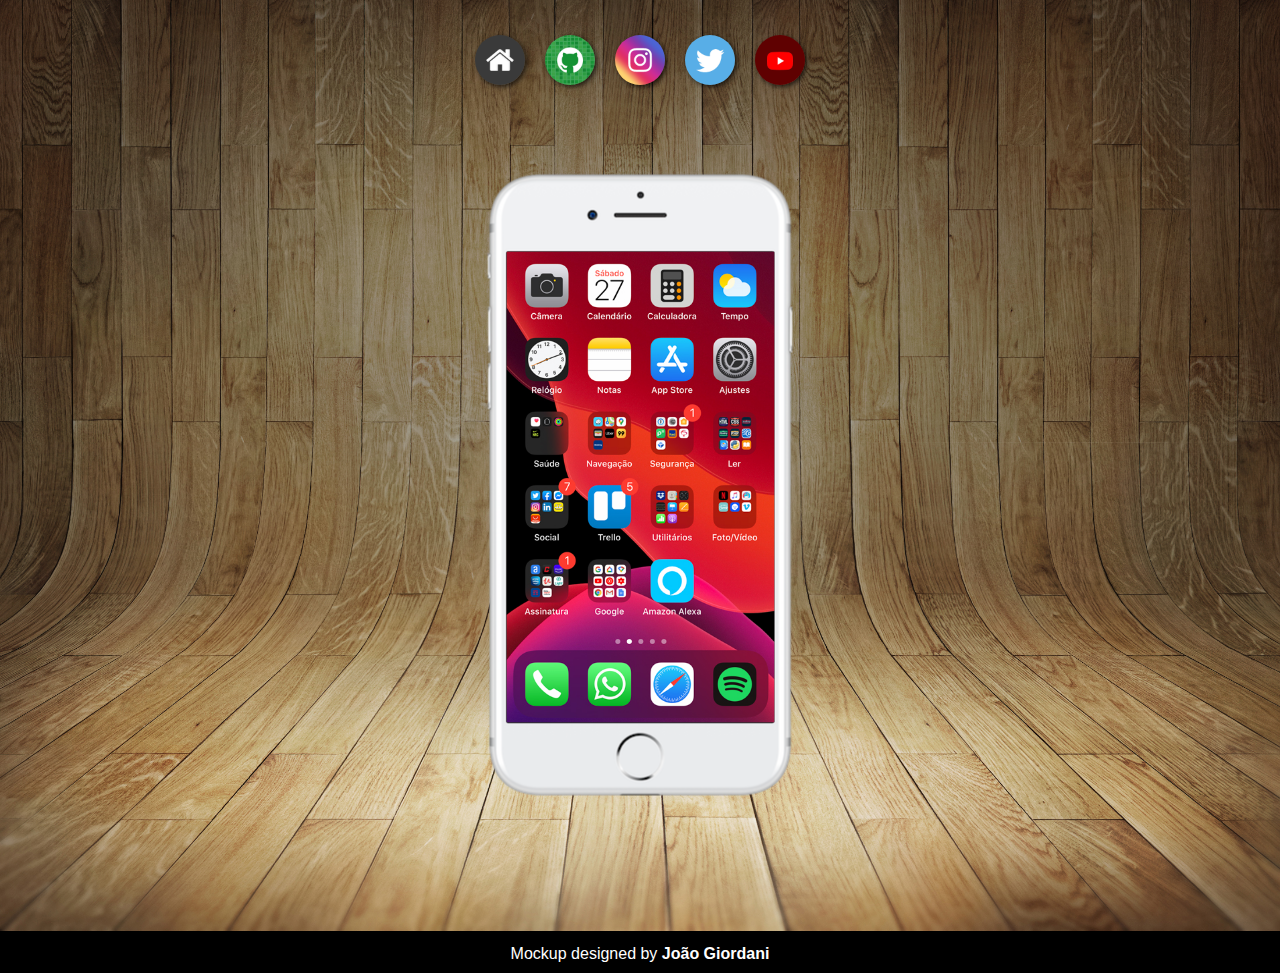
<file: index.html>
<!DOCTYPE html>
<html lang="en">
<head>
    <meta charset="UTF-8">
    <meta http-equiv="X-UA-Compatible" content="IE=edge">
    <meta name="viewport" content="width=device-width, initial-scale=1.0">
    <link rel="stylesheet" href="styles.css">
    <link rel="shortcut icon" href="favicon.ico" type="image/x-icon">
    <title>Social Hub</title>
</head>
<body>
    <main>
        <section id="iphone">
            <iframe src="home.html" name="screen" id="screen" frameborder="0"></iframe>
        </section>
        <section id="socials">
            <a href="home.html" target="screen"><img src="imagens/logo-home.jpg" alt="home"></a>
            <a href="github.html" target="screen"><img src="imagens/logo-github.jpg" alt="github"></a>
            <a href="instagram.html" target="screen"><img src="imagens/logo-instagram.jpg" alt="instagram"></a>
            <a href="twitter.html" target="screen"><img src="imagens/logo-twitter.jpg" alt="twitter"></a>
            <a href="youtube.html" target="screen"><img src="imagens/logo-youtube.jpg" alt="youtube"></a>
        </section>
    </main>
    <footer>
        <p>Mockup designed by <a href="https://www.linkedin.com/in/joao-giordani/">João Giordani</a></p>
    </footer>
</body>
</html>
</file>
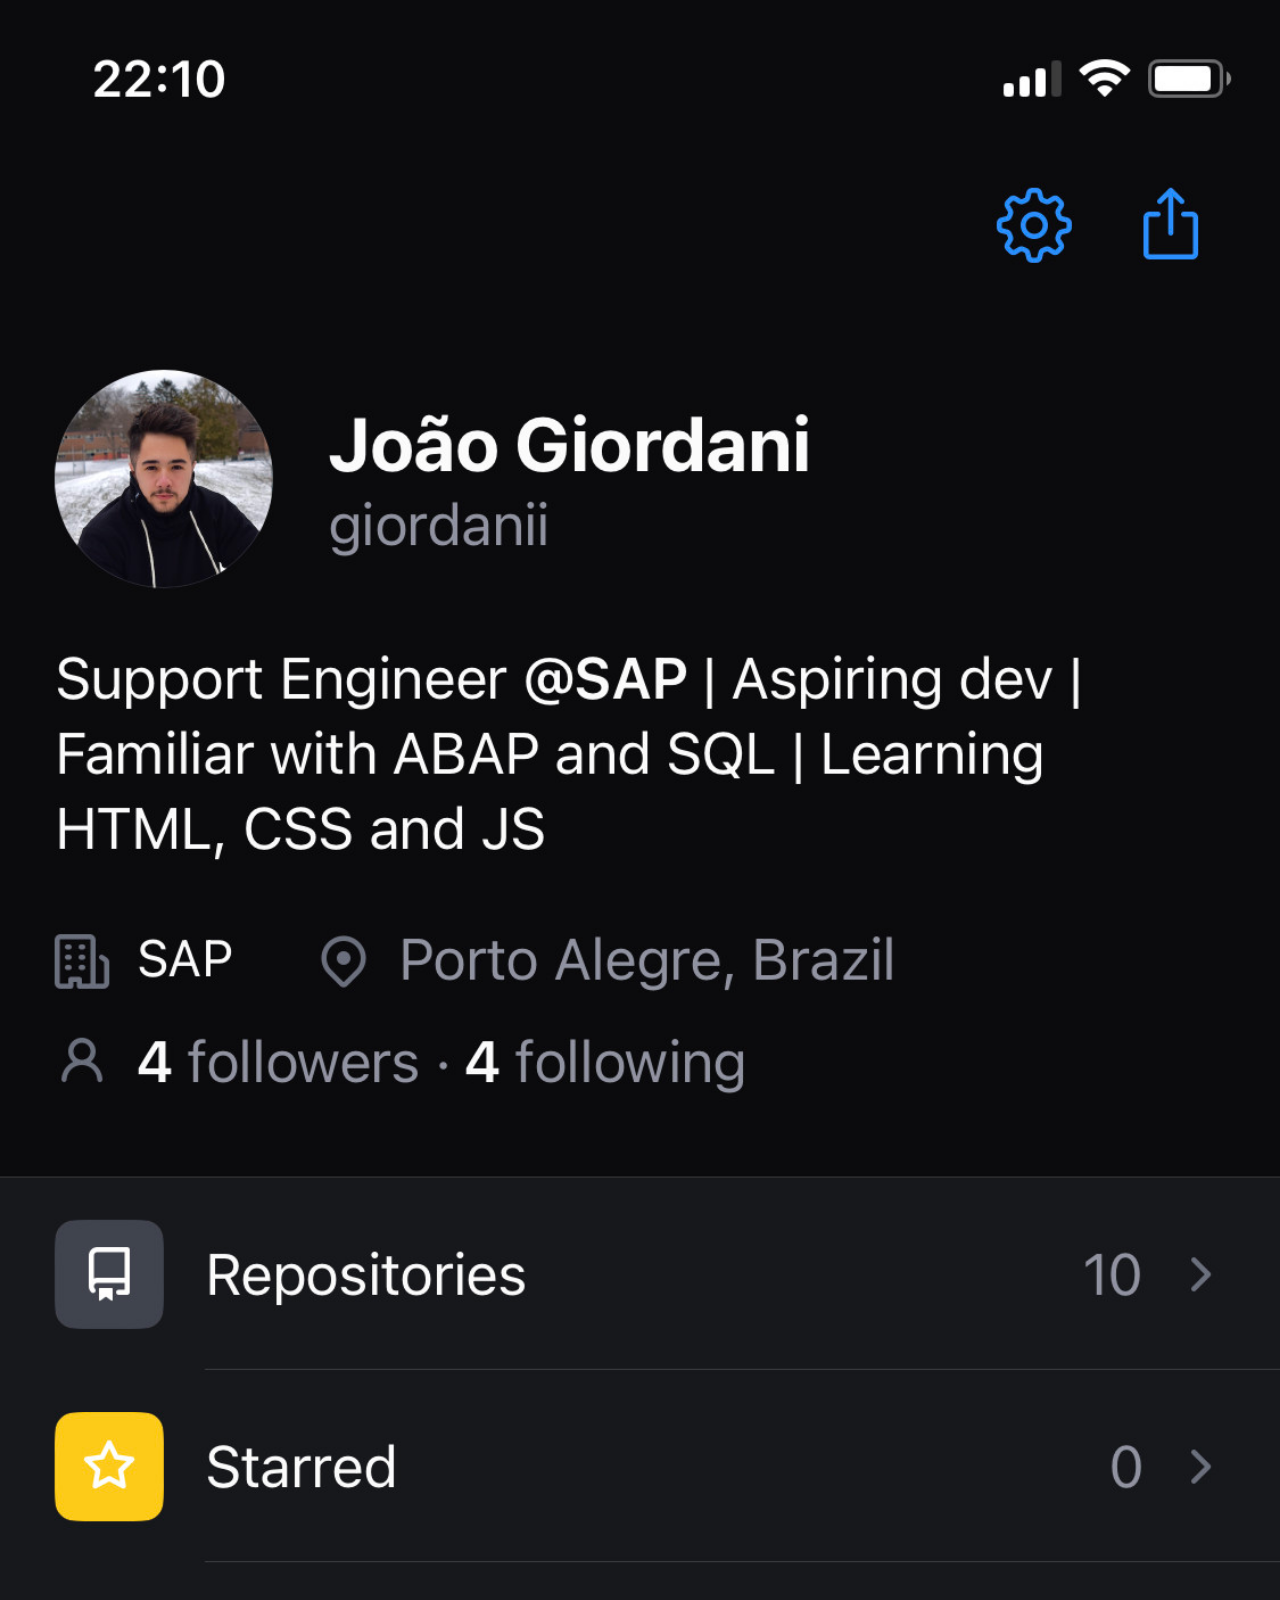
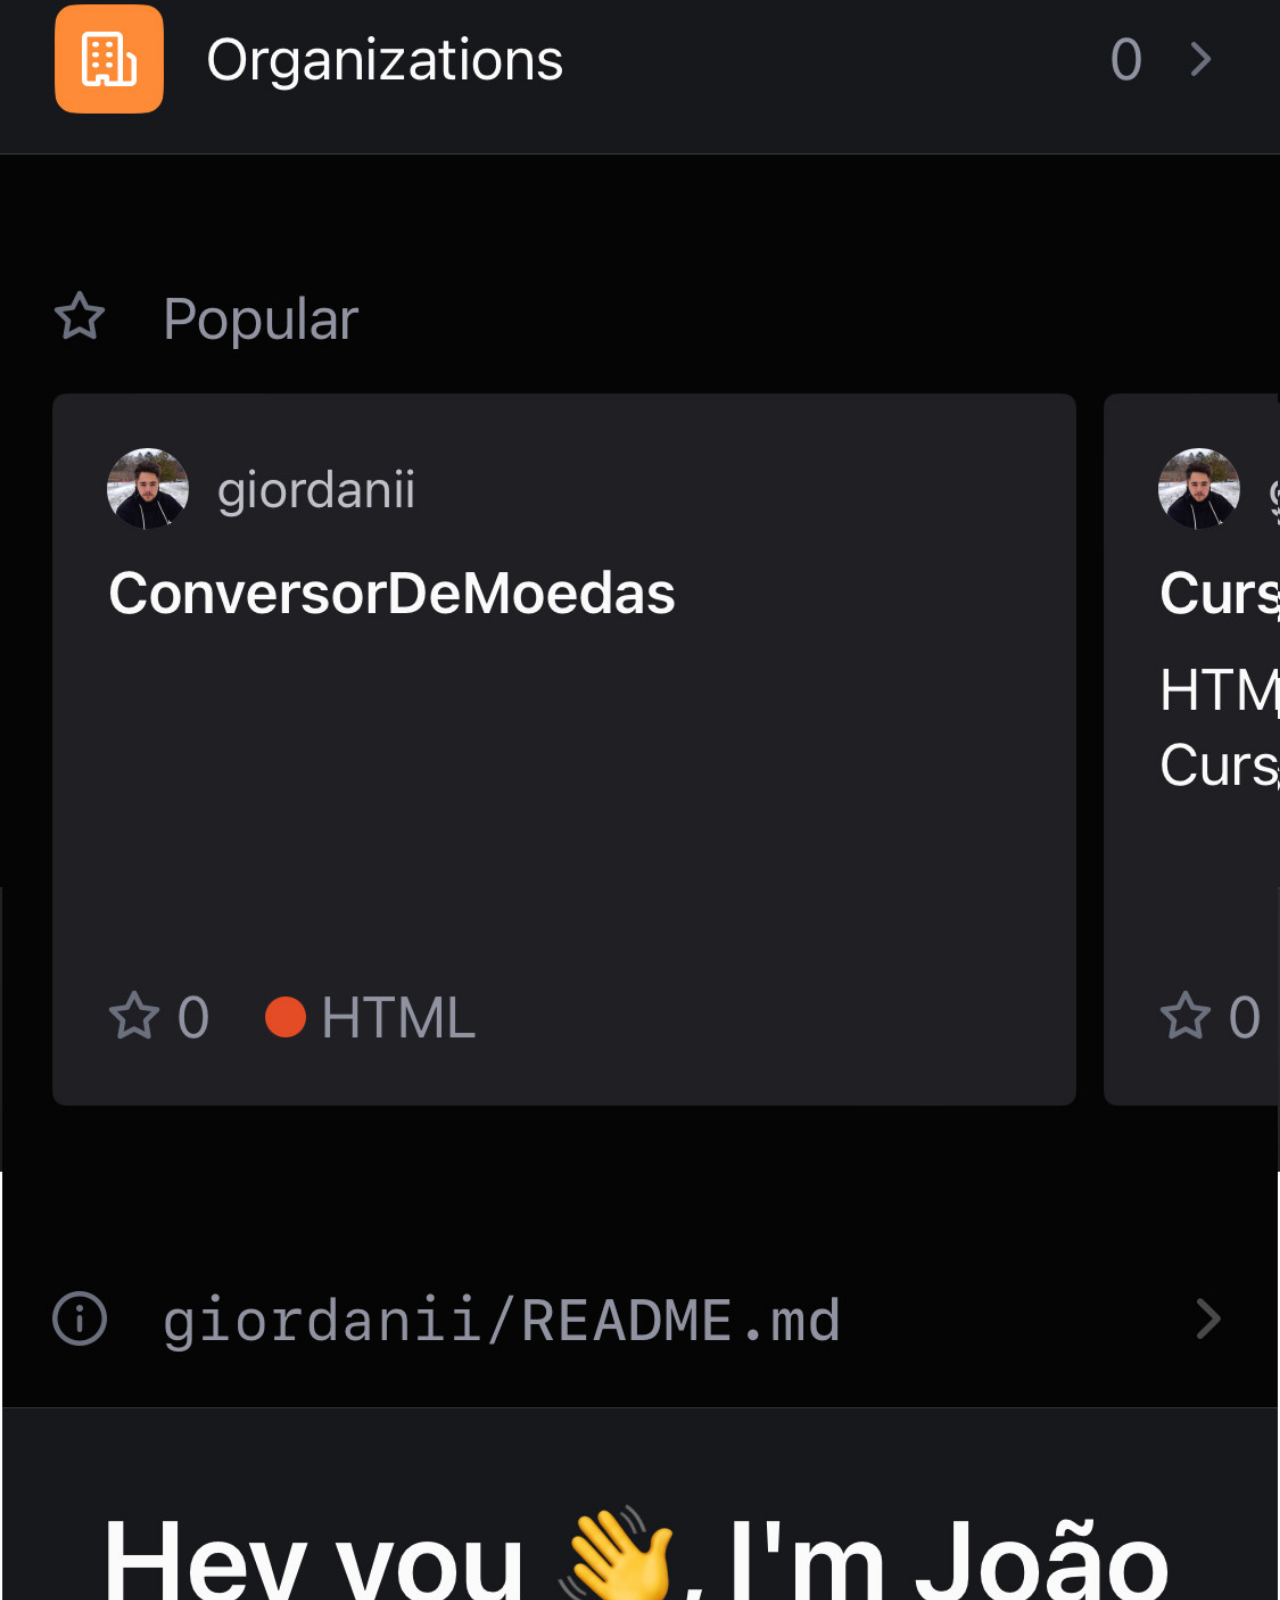
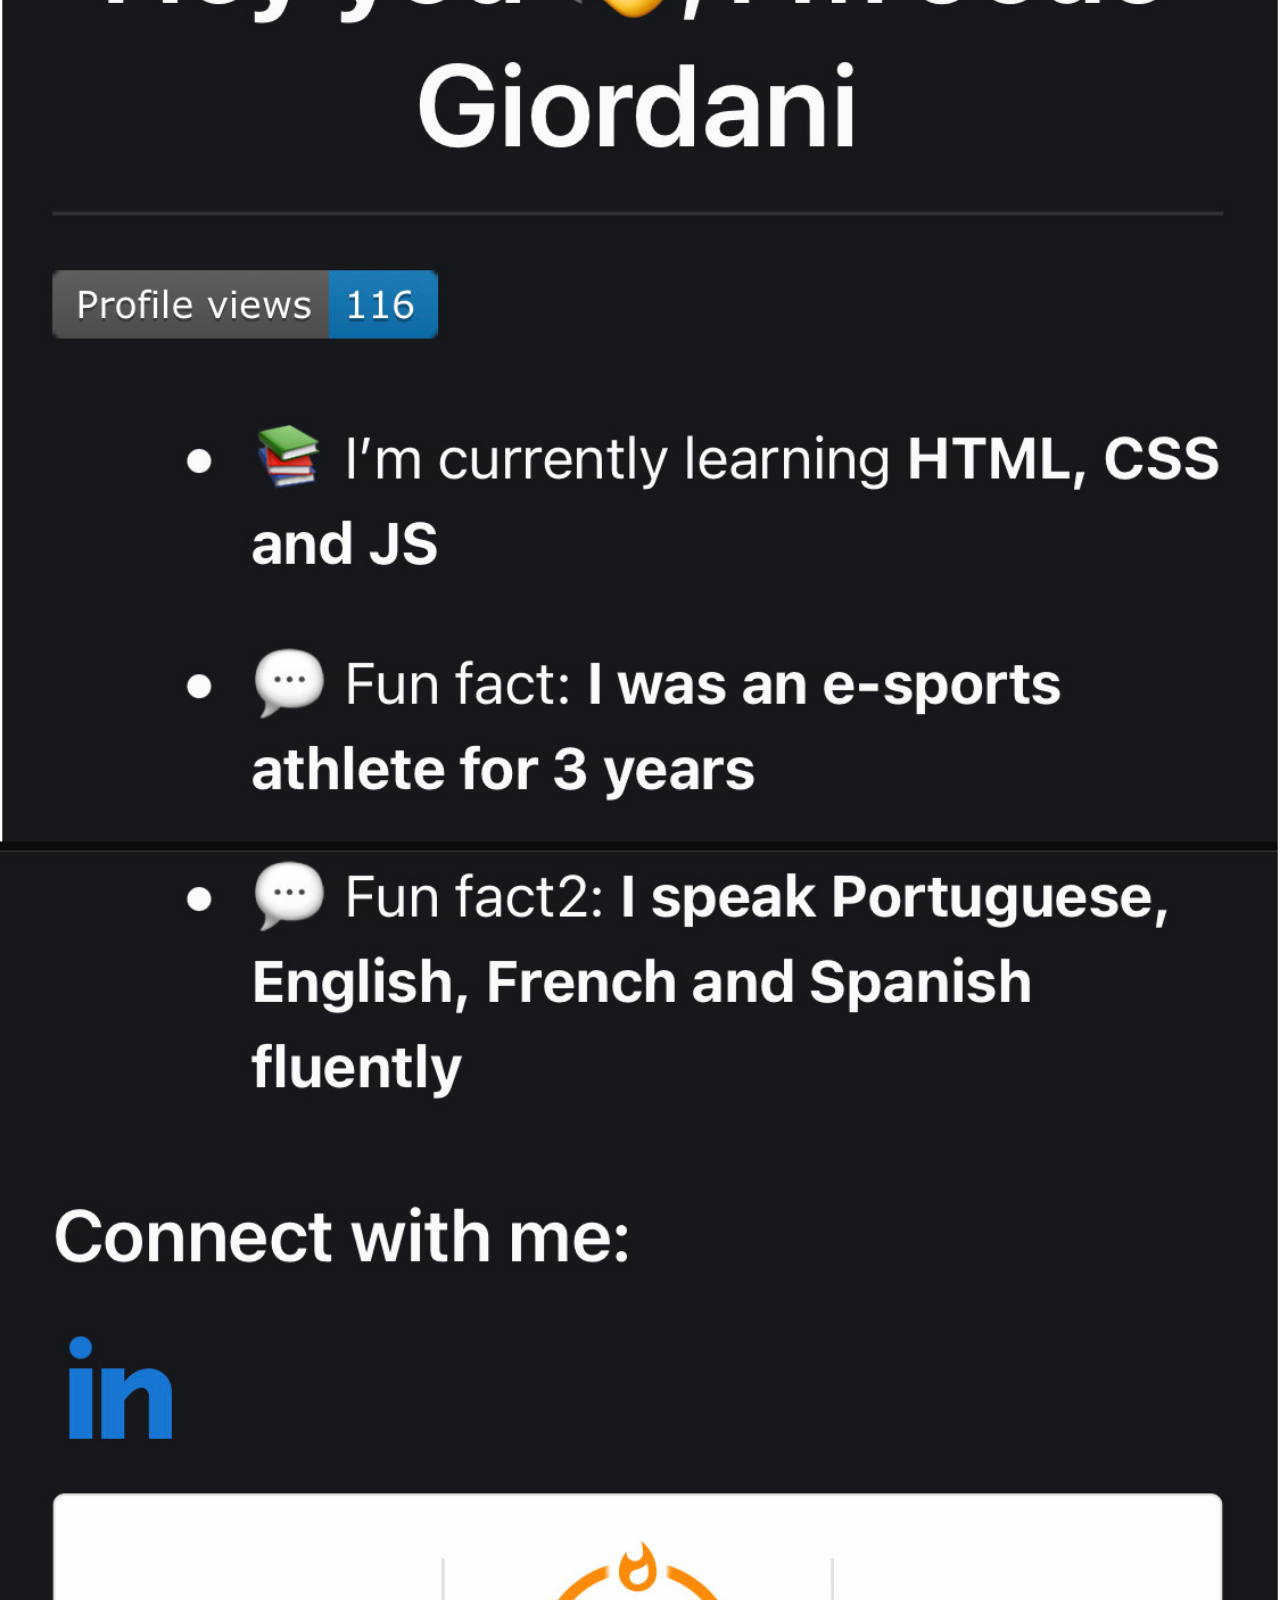
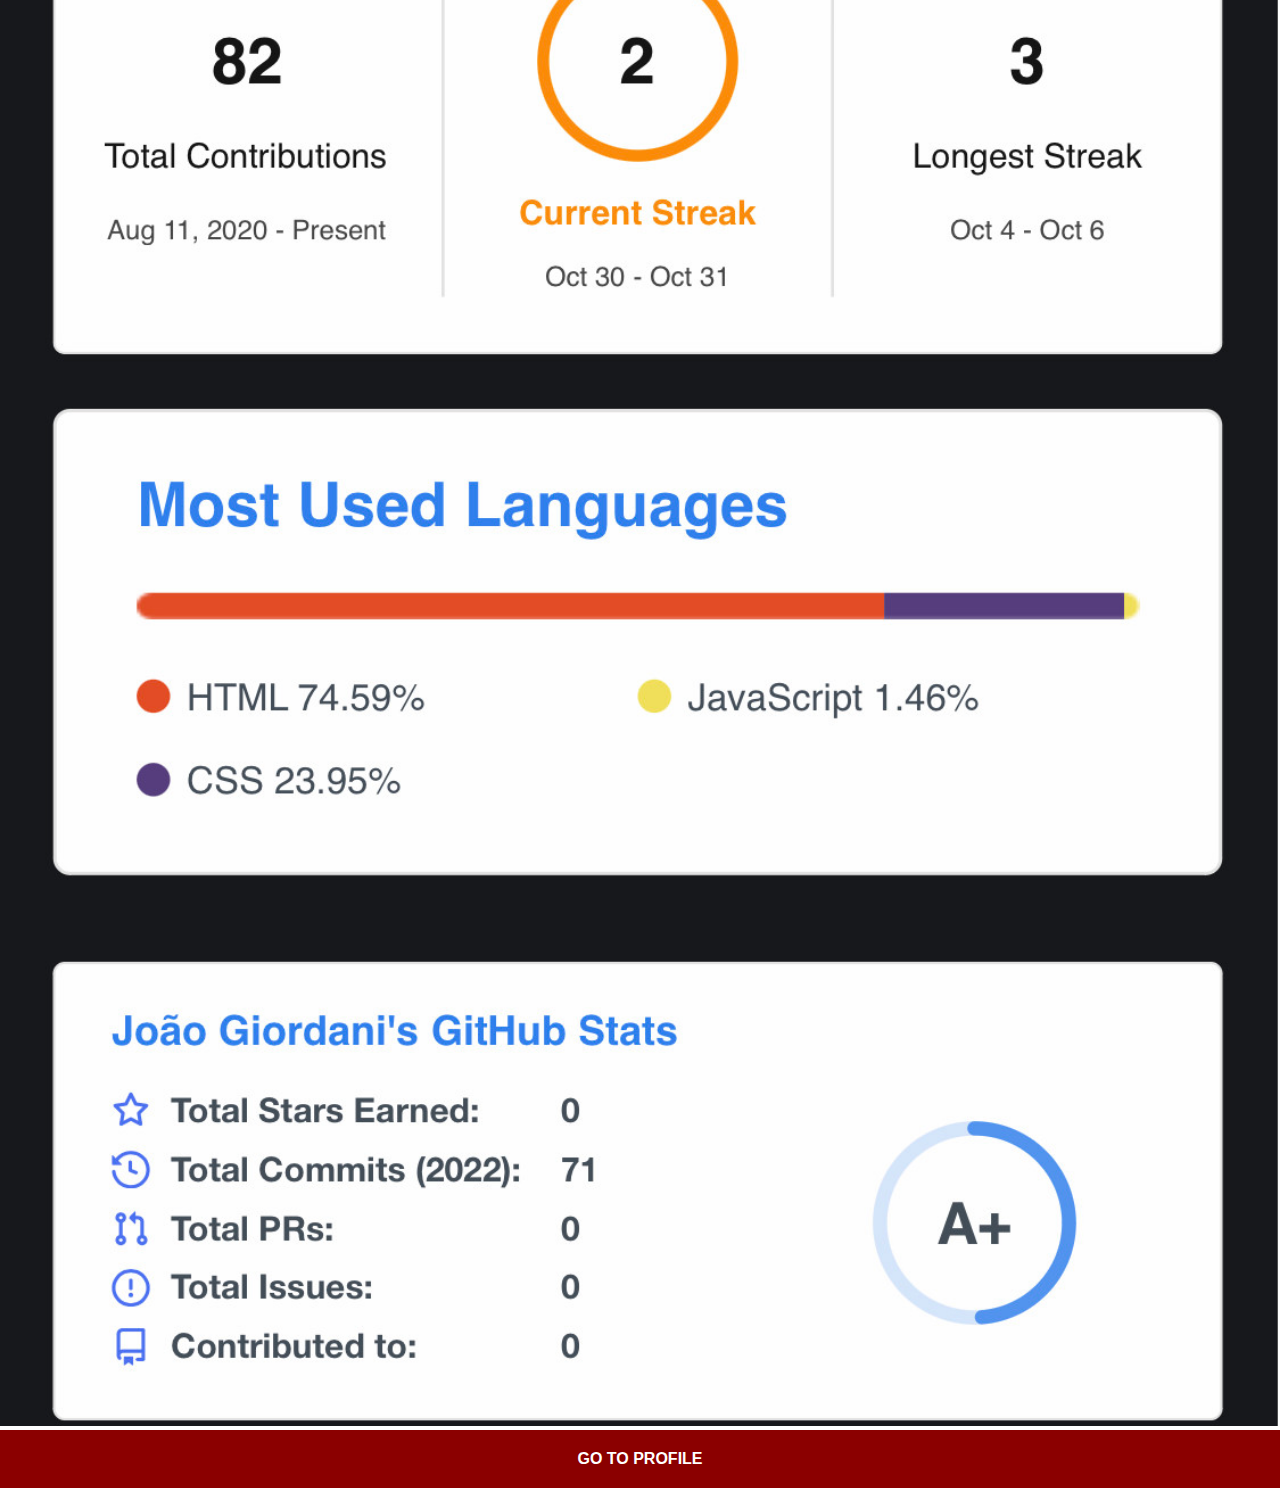
<file: github.html>
<!DOCTYPE html>
<html lang="en">
<head>
    <meta charset="UTF-8">
    <meta http-equiv="X-UA-Compatible" content="IE=edge">
    <meta name="viewport" content="width=device-width, initial-scale=1.0">
    <link rel="stylesheet" href="socials.css">
    <title>Document</title>
</head>
<body>
    <img src="imagens/tela-github.jpg" alt="github">
    <a href="https://github.com/giordanii" target="_blank">GO TO PROFILE</a>
</body>
</html>
</file>
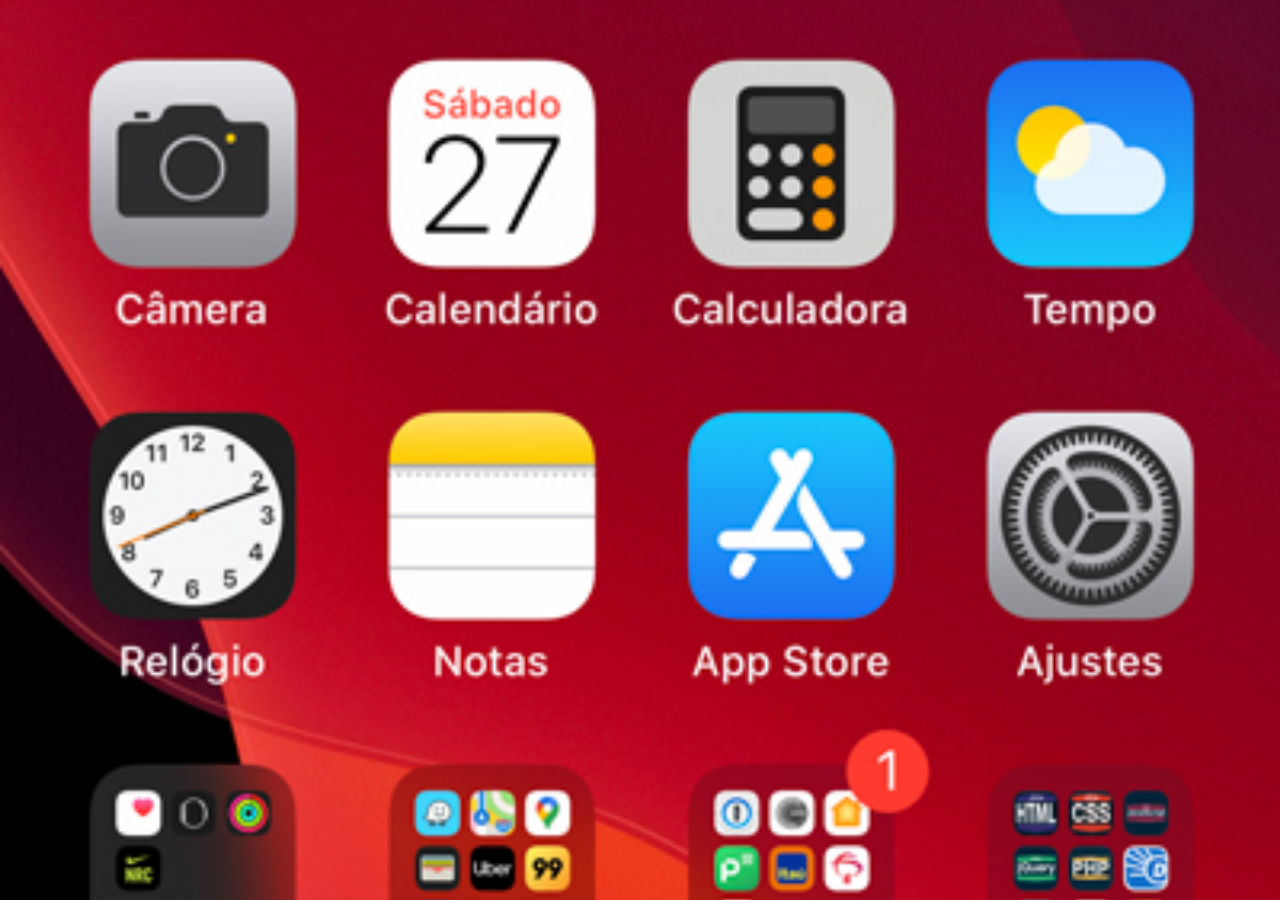
<file: home.html>
<!DOCTYPE html>
<html lang="en">
<head>
    <meta charset="UTF-8">
    <meta http-equiv="X-UA-Compatible" content="IE=edge">
    <meta name="viewport" content="width=device-width, initial-scale=1.0">
    <title>Document</title>
    <style>
        * {
            margin: 0px;
            padding: 0px;
        }

        body {
            width: 100vw;
            height: 100vh;
            background: black url(./imagens/tela-home.jpg) no-repeat top center;
            background-size: cover;
        }
    </style>
</head>
<body>
    
</body>
</html>
</file>
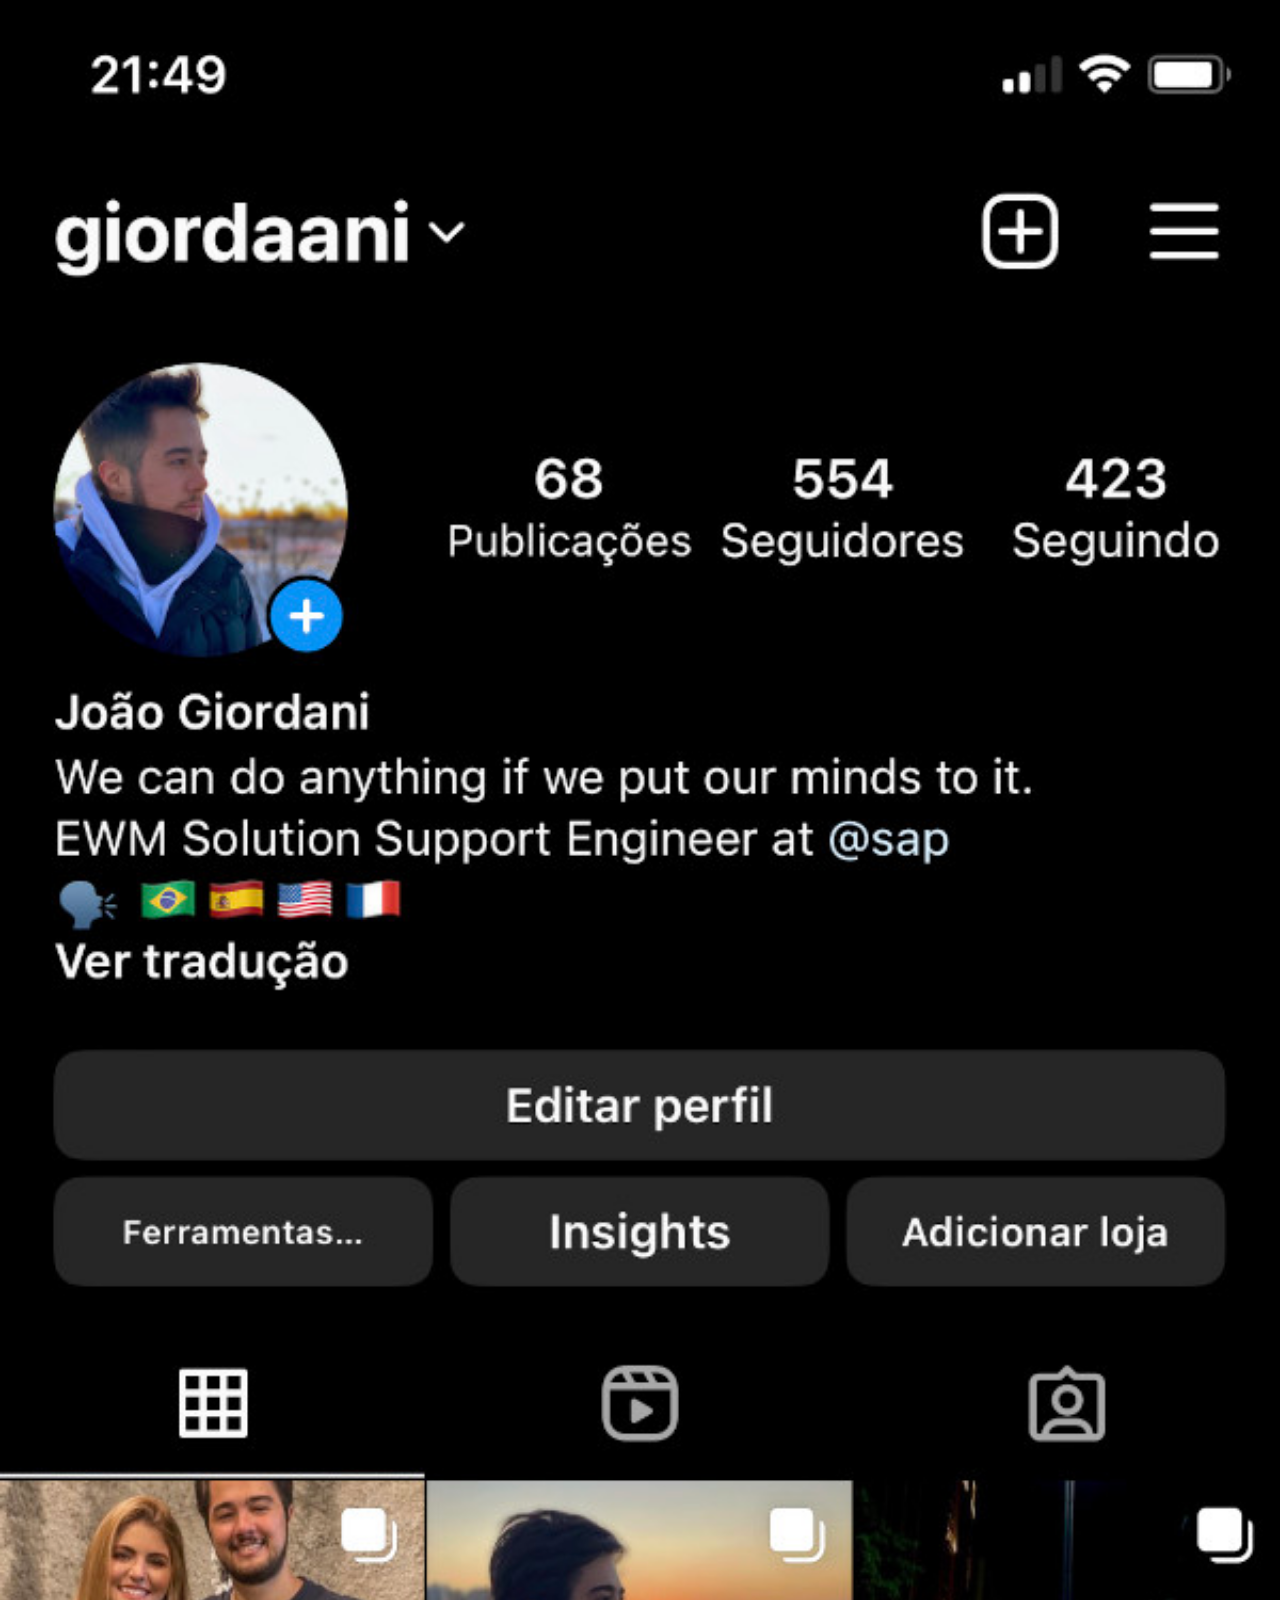
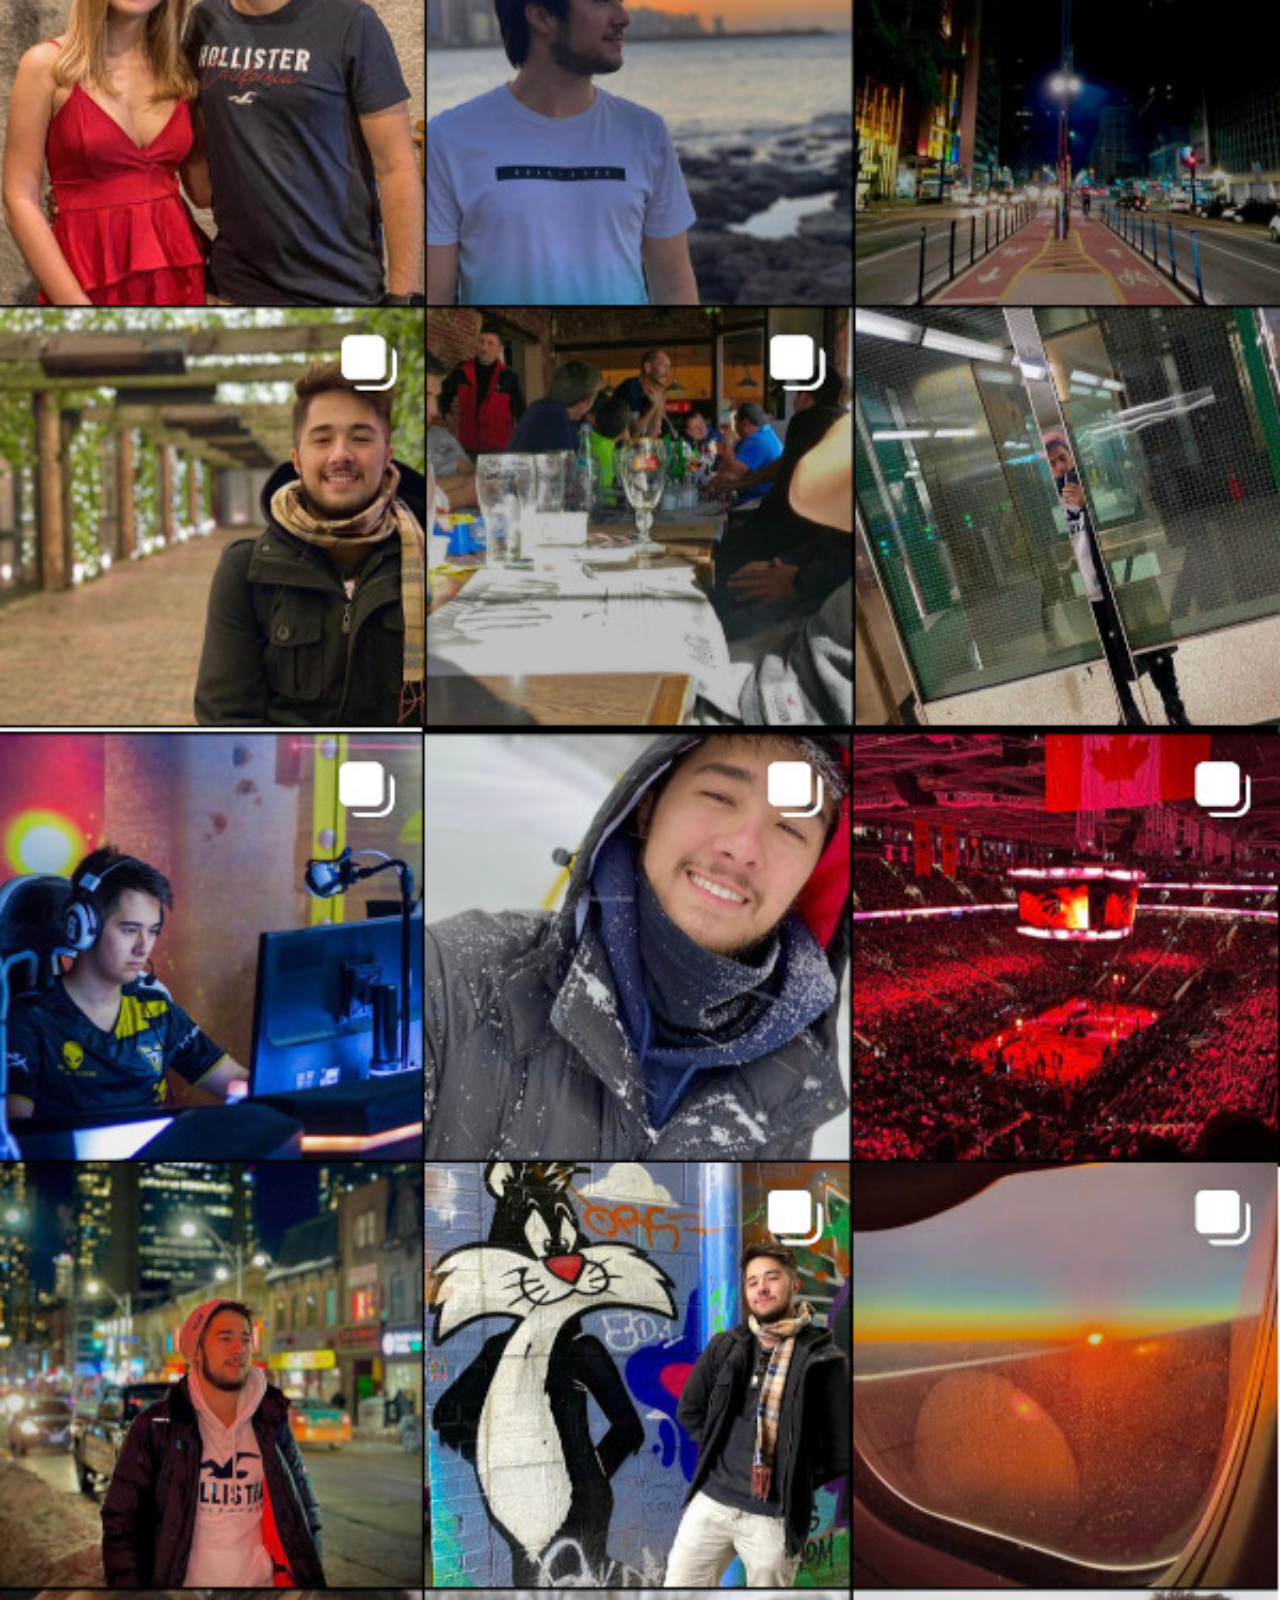
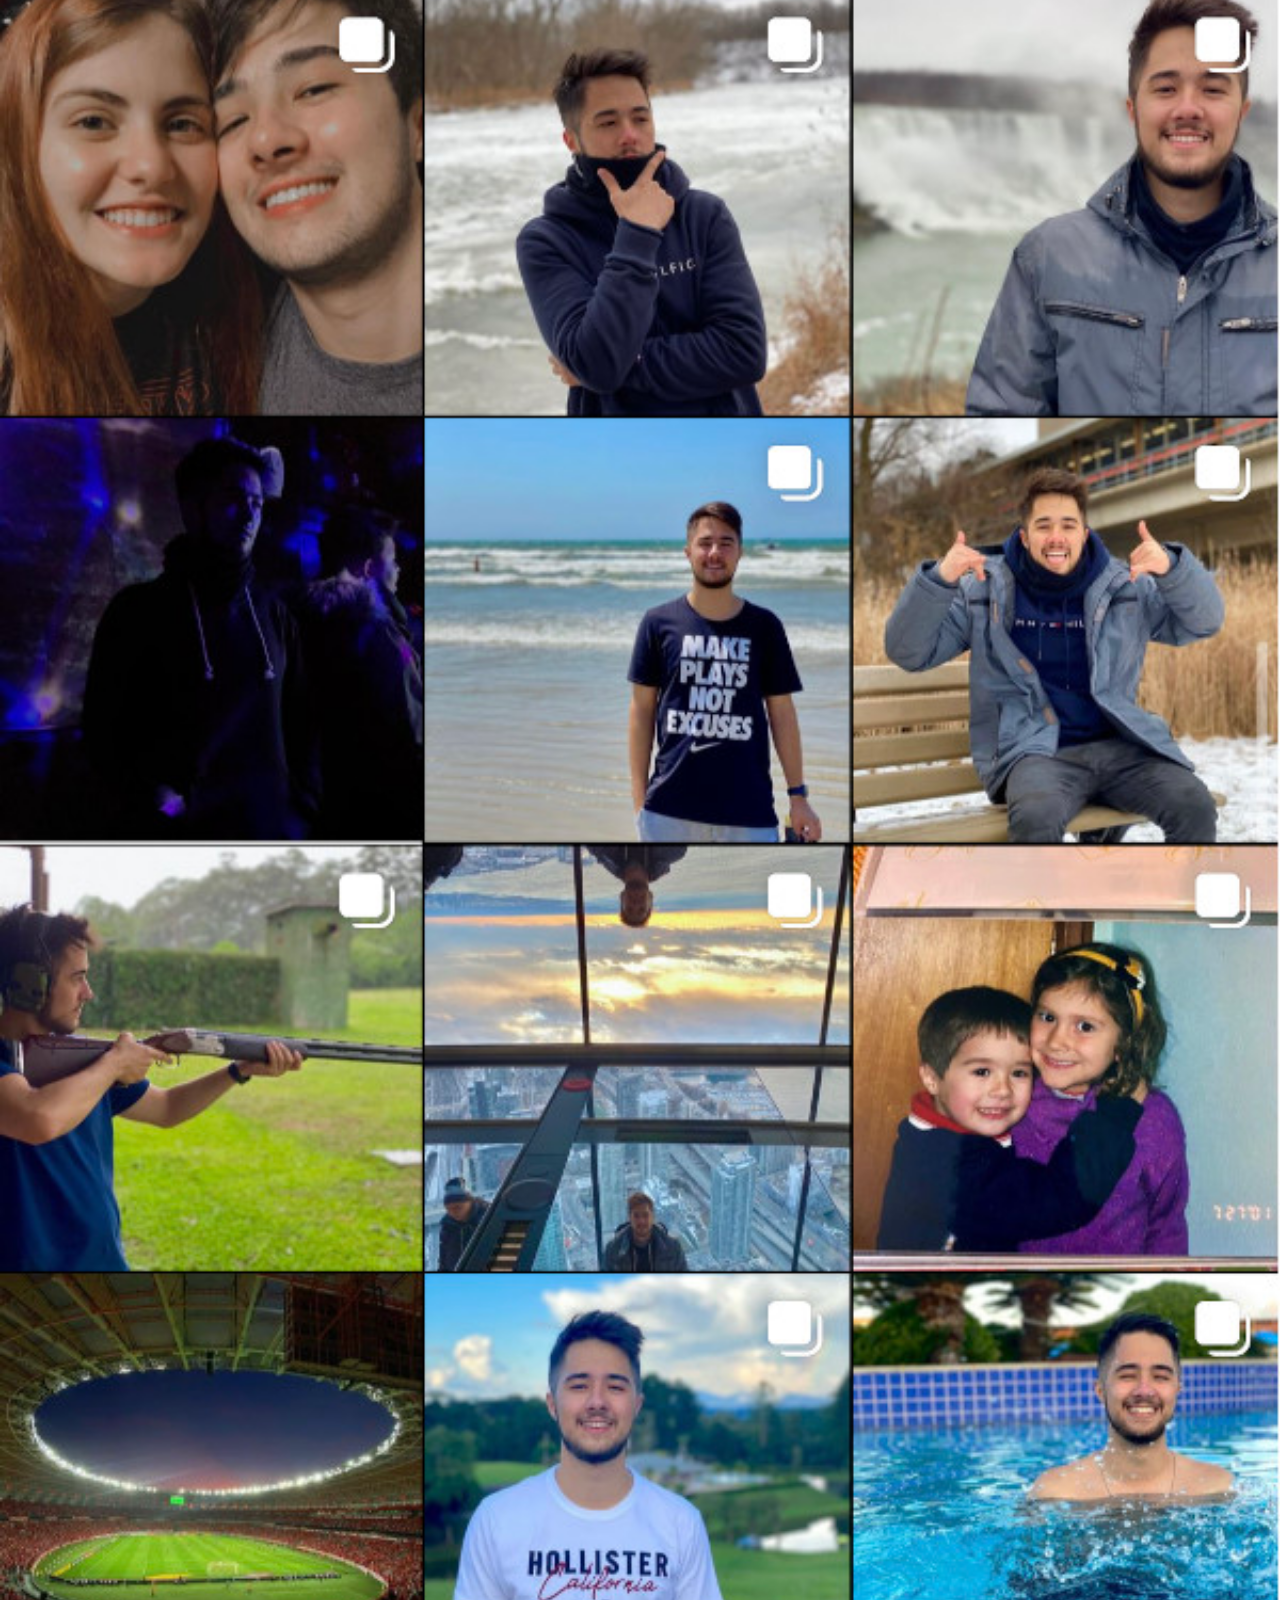
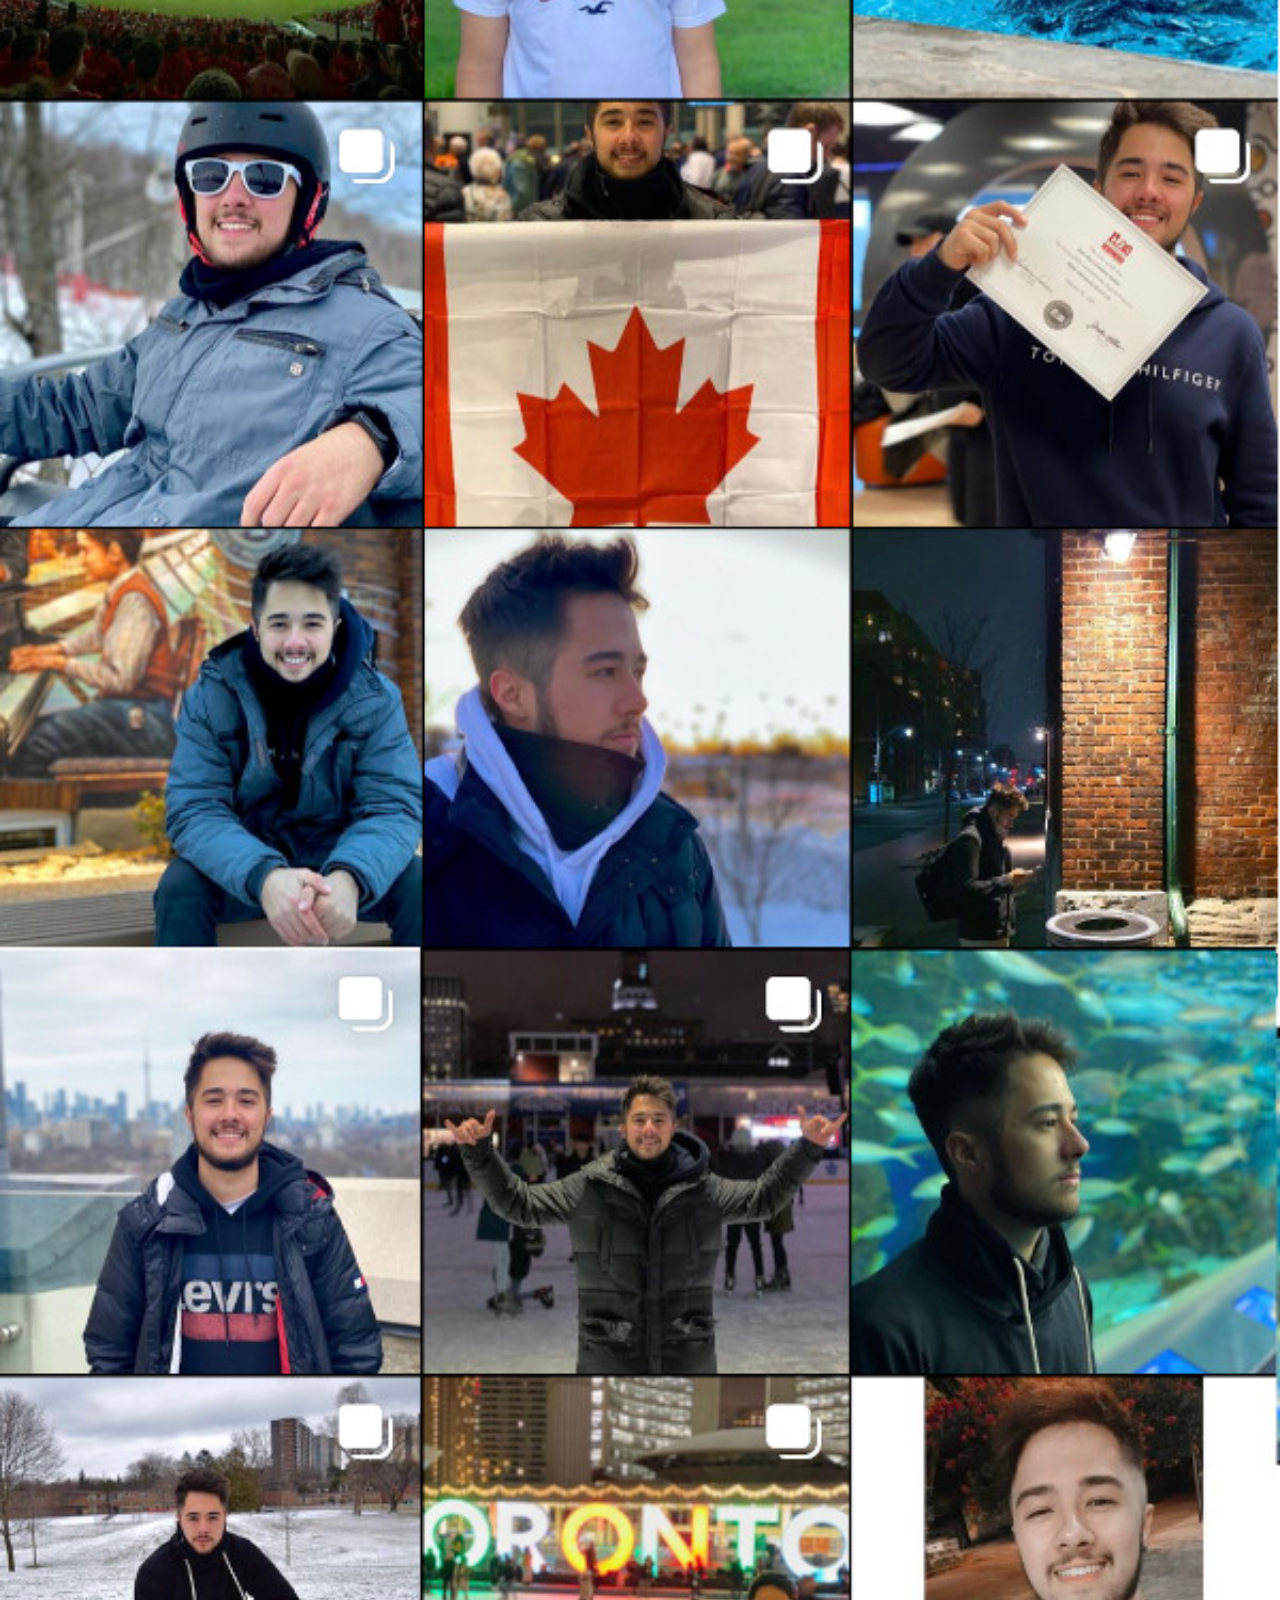
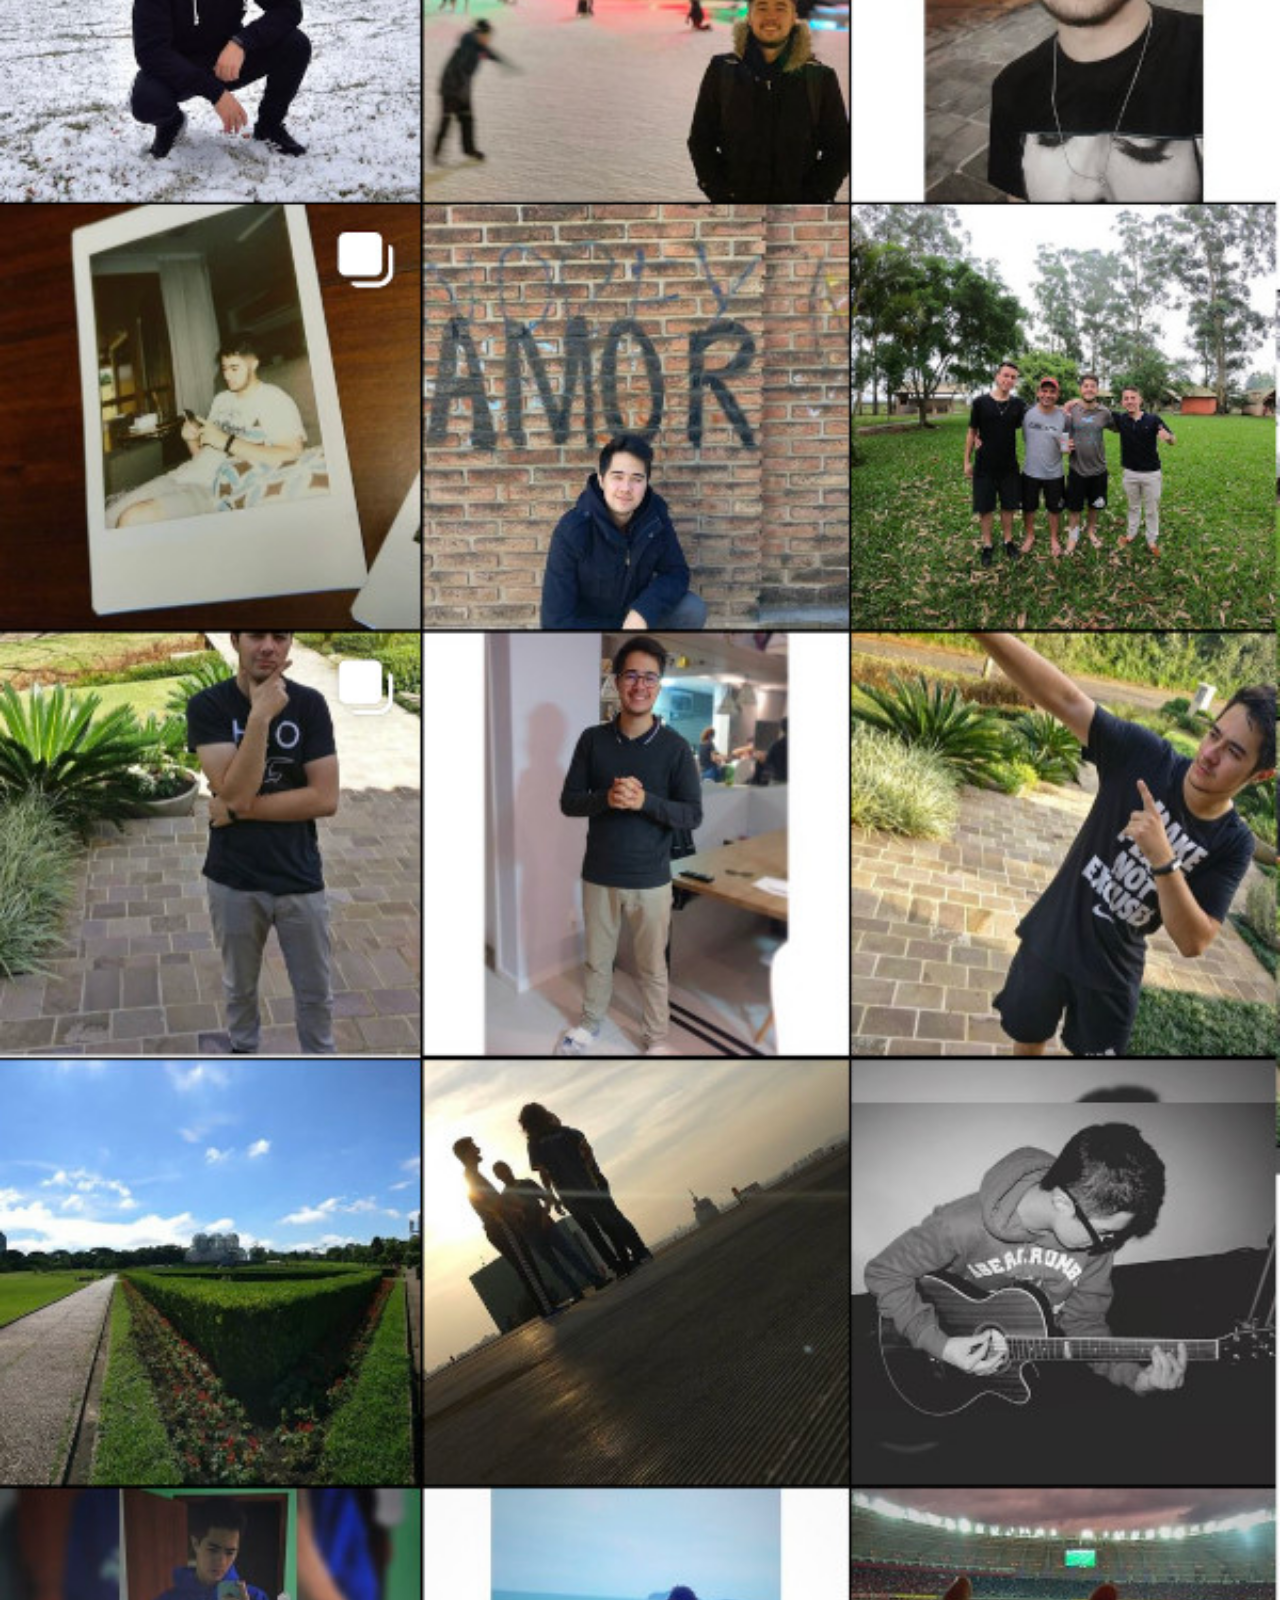
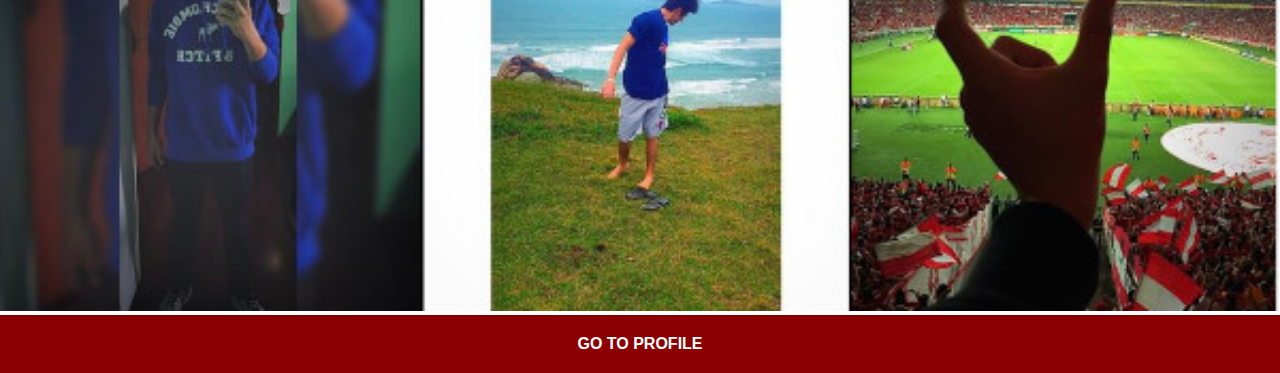
<file: instagram.html>
<!DOCTYPE html>
<html lang="en">
<head>
    <meta charset="UTF-8">
    <meta http-equiv="X-UA-Compatible" content="IE=edge">
    <meta name="viewport" content="width=device-width, initial-scale=1.0">
    <link rel="stylesheet" href="socials.css">
    <title>Document</title>
</head>
<body>
    <img src="imagens/tela-instagram.jpg" alt="instagram">
    <a href="https://www.instagram.com/giordaani" target="_blank">GO TO PROFILE</a>
</body>
</html>
</file>
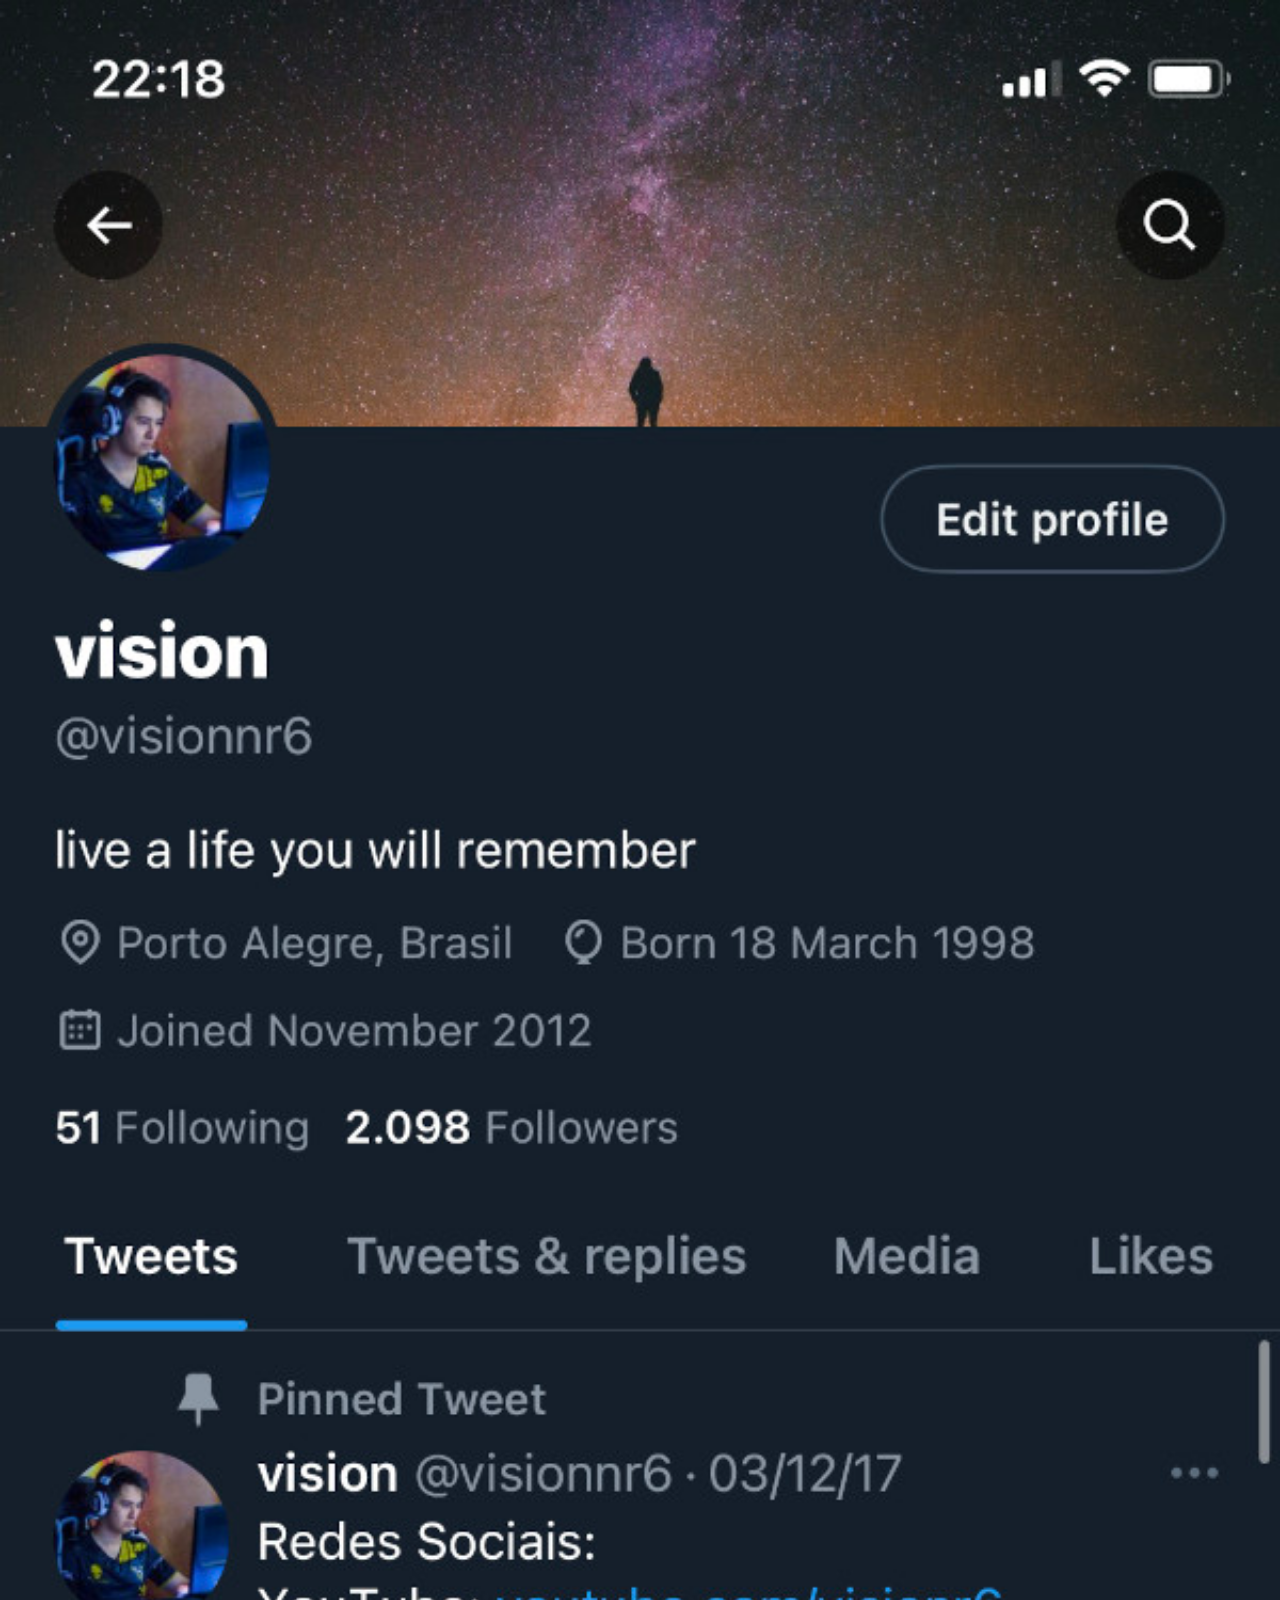
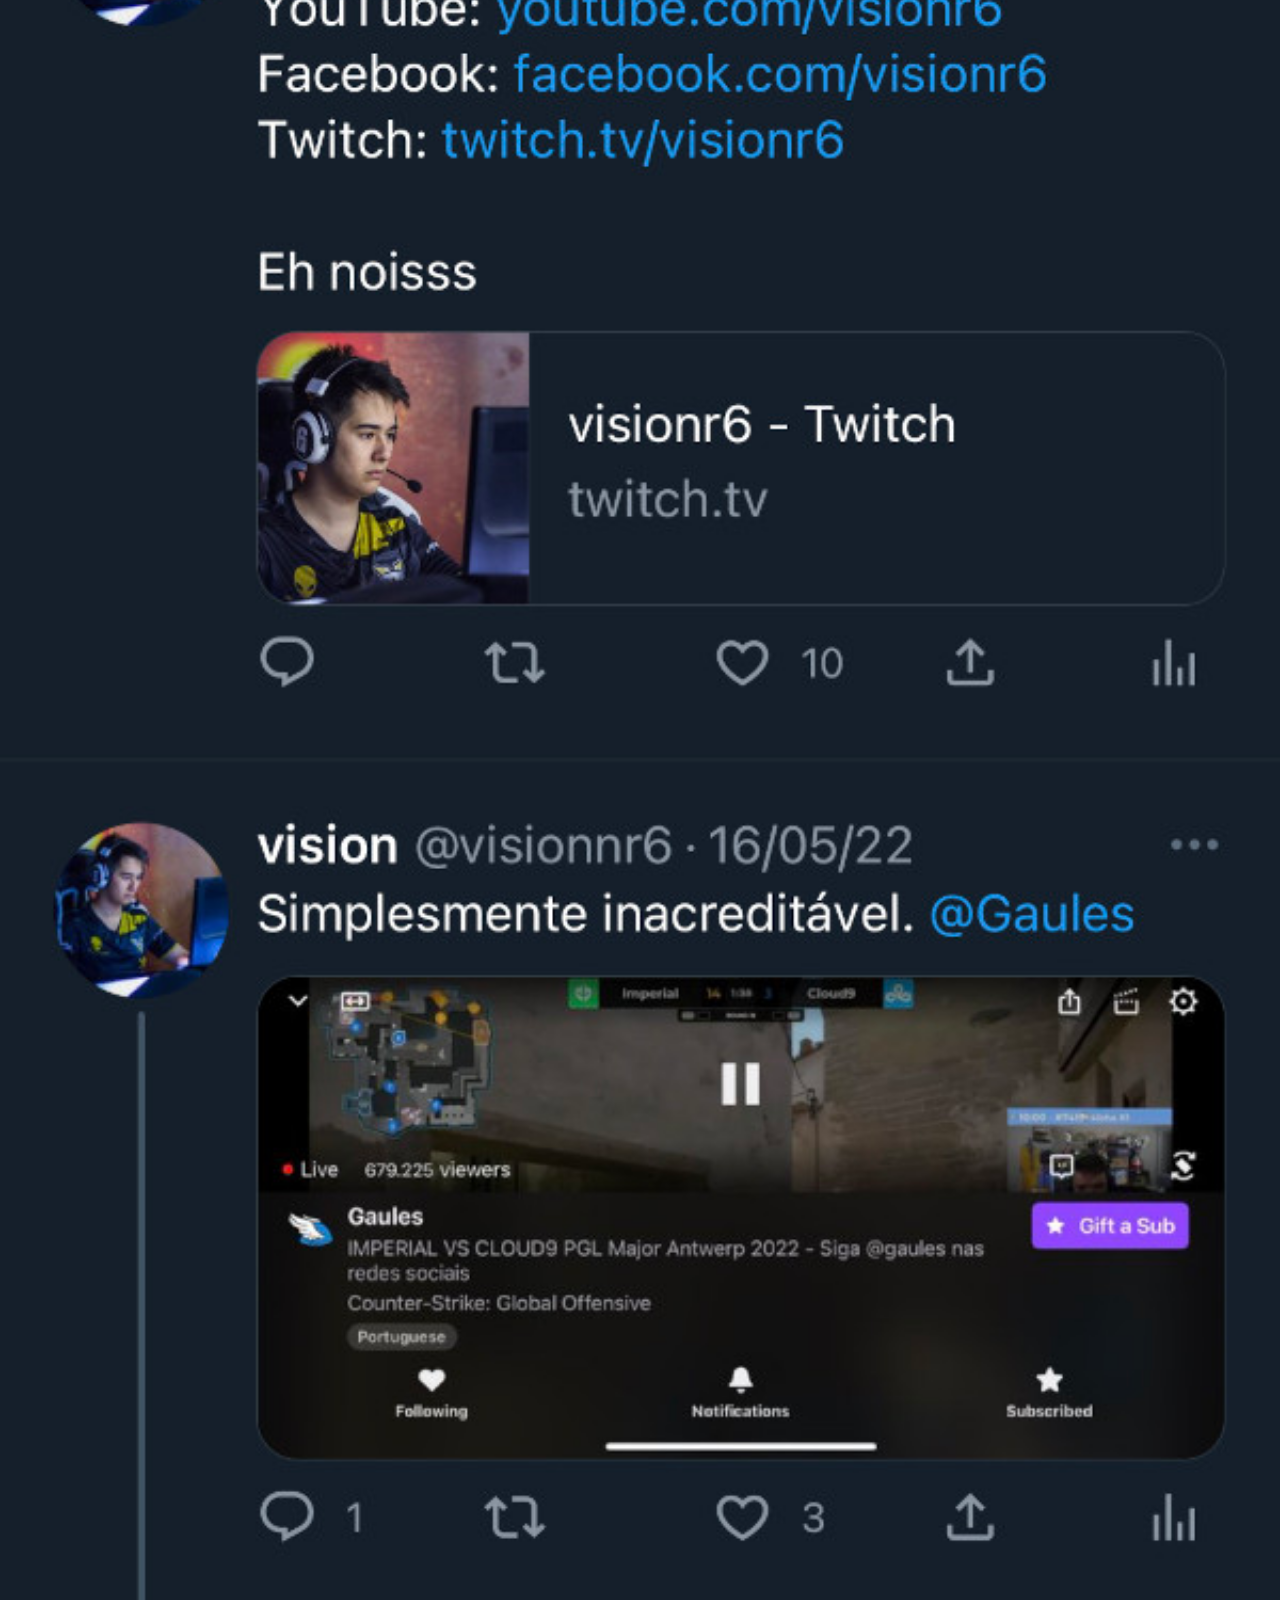
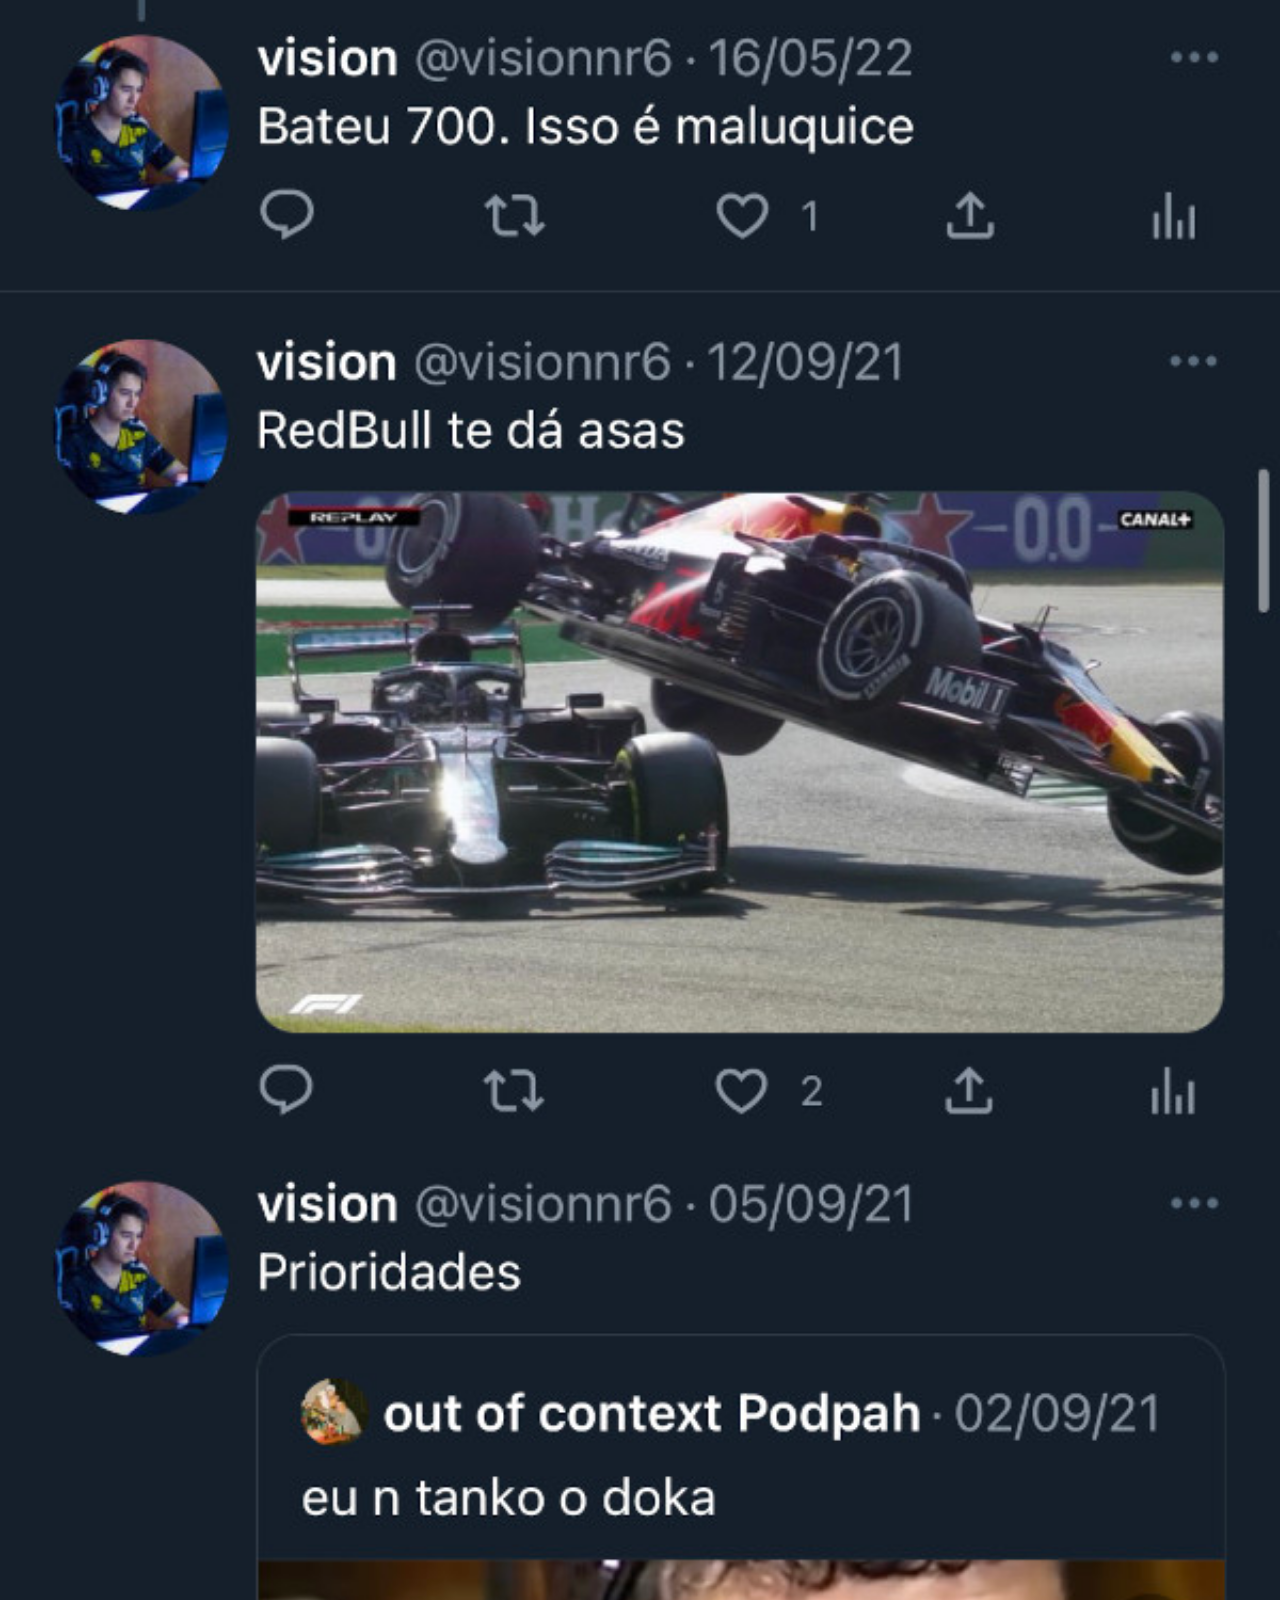
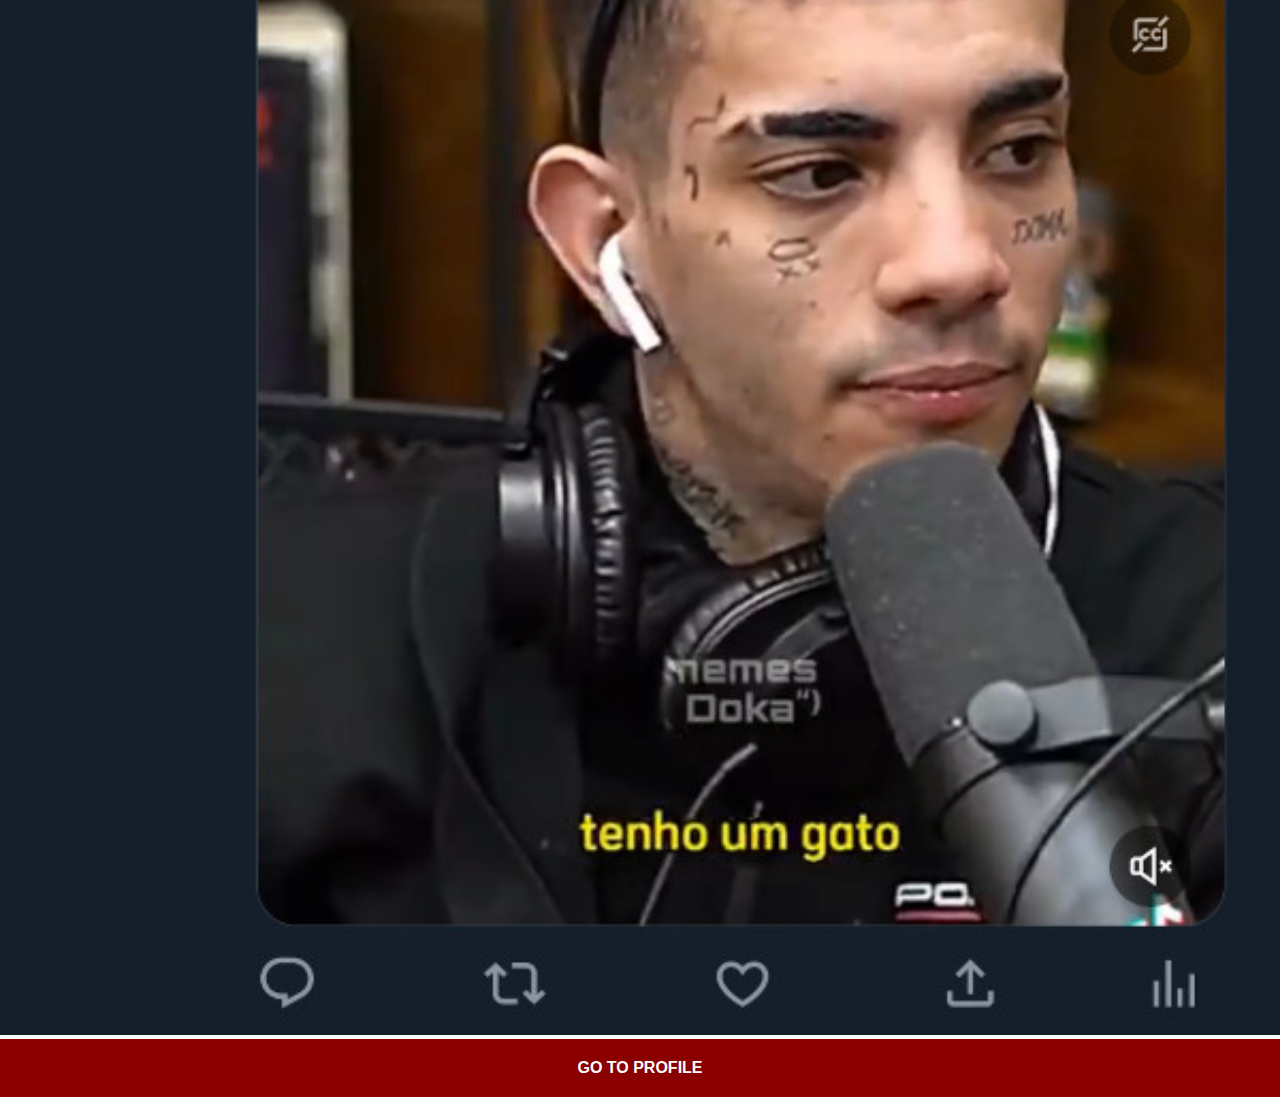
<file: twitter.html>
<!DOCTYPE html>
<html lang="en">
<head>
    <meta charset="UTF-8">
    <meta http-equiv="X-UA-Compatible" content="IE=edge">
    <meta name="viewport" content="width=device-width, initial-scale=1.0">
    <link rel="stylesheet" href="socials.css">
    <title>Document</title>
</head>
<body>
    <img src="imagens/tela-twitter.jpg" alt="twitter">
    <a href="https://twitter.com/visionnr6" target="_blank">GO TO PROFILE</a>
</body>
</html>
</file>
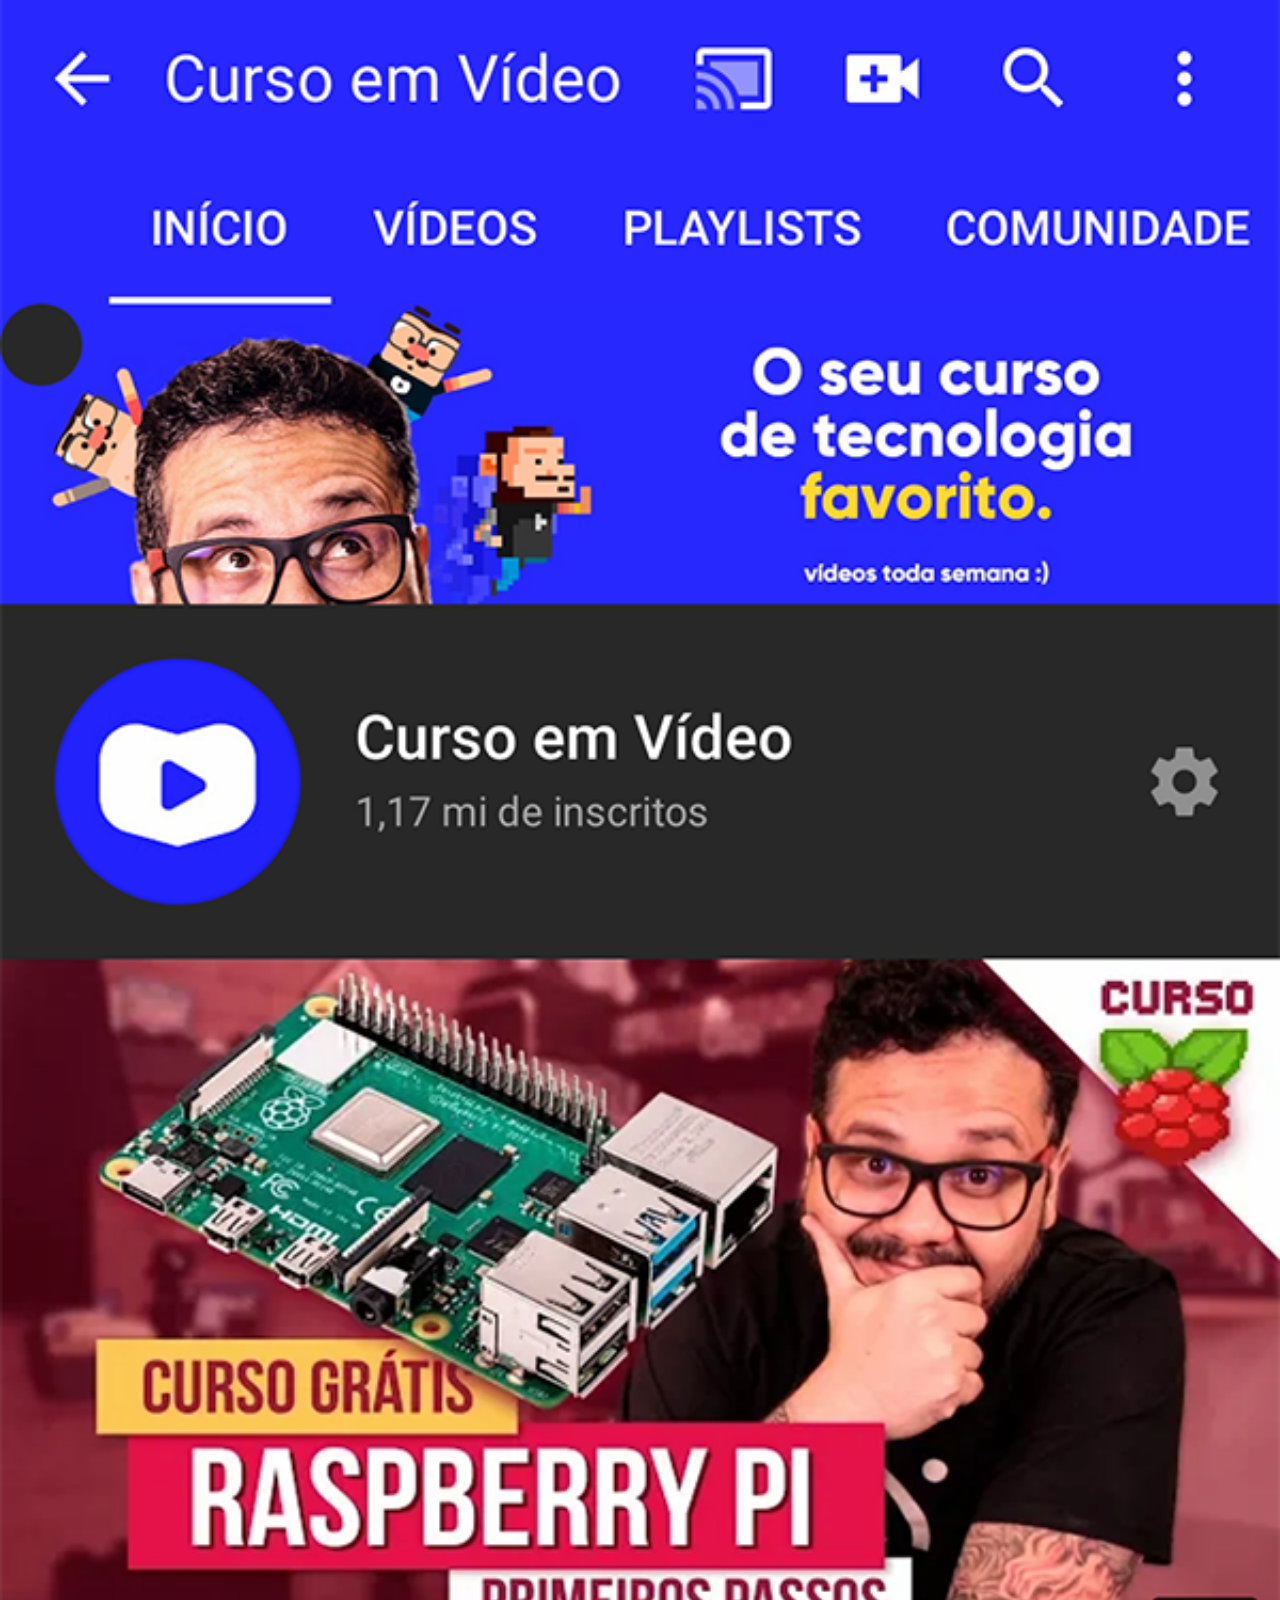
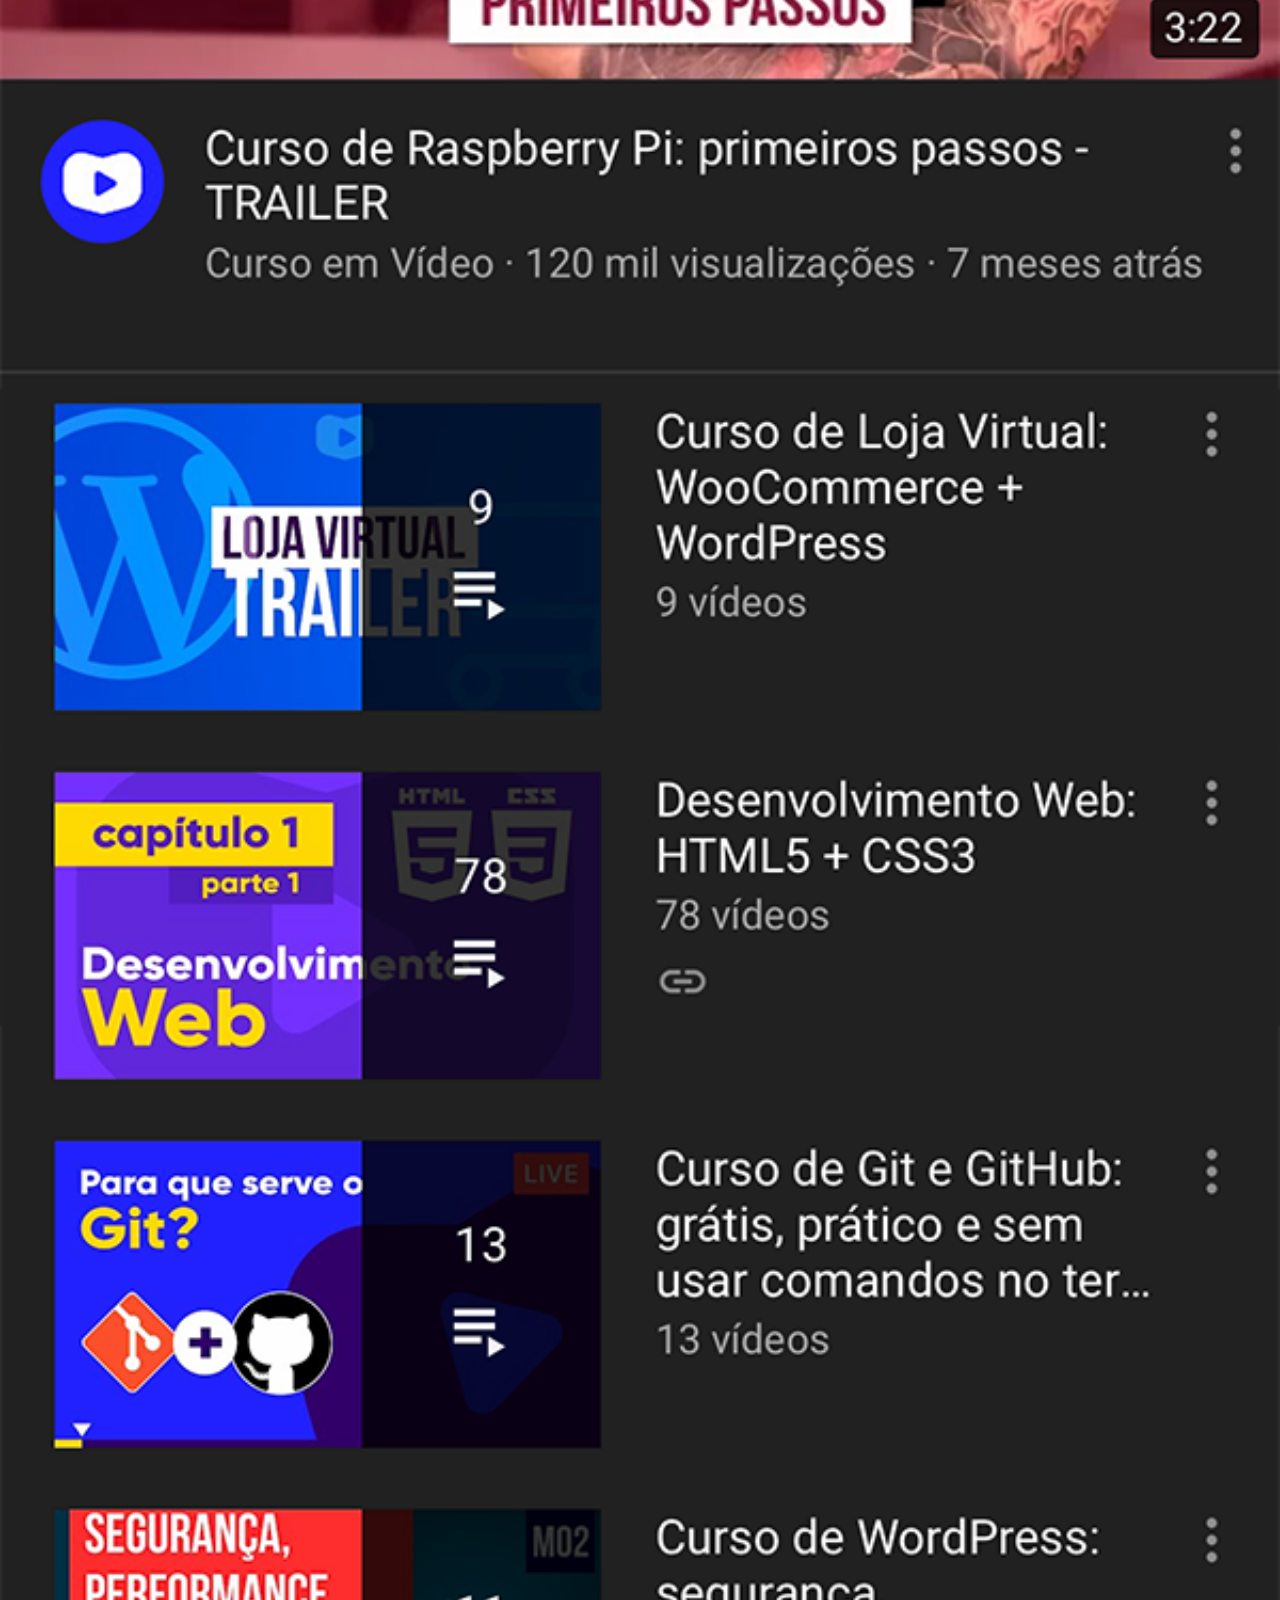
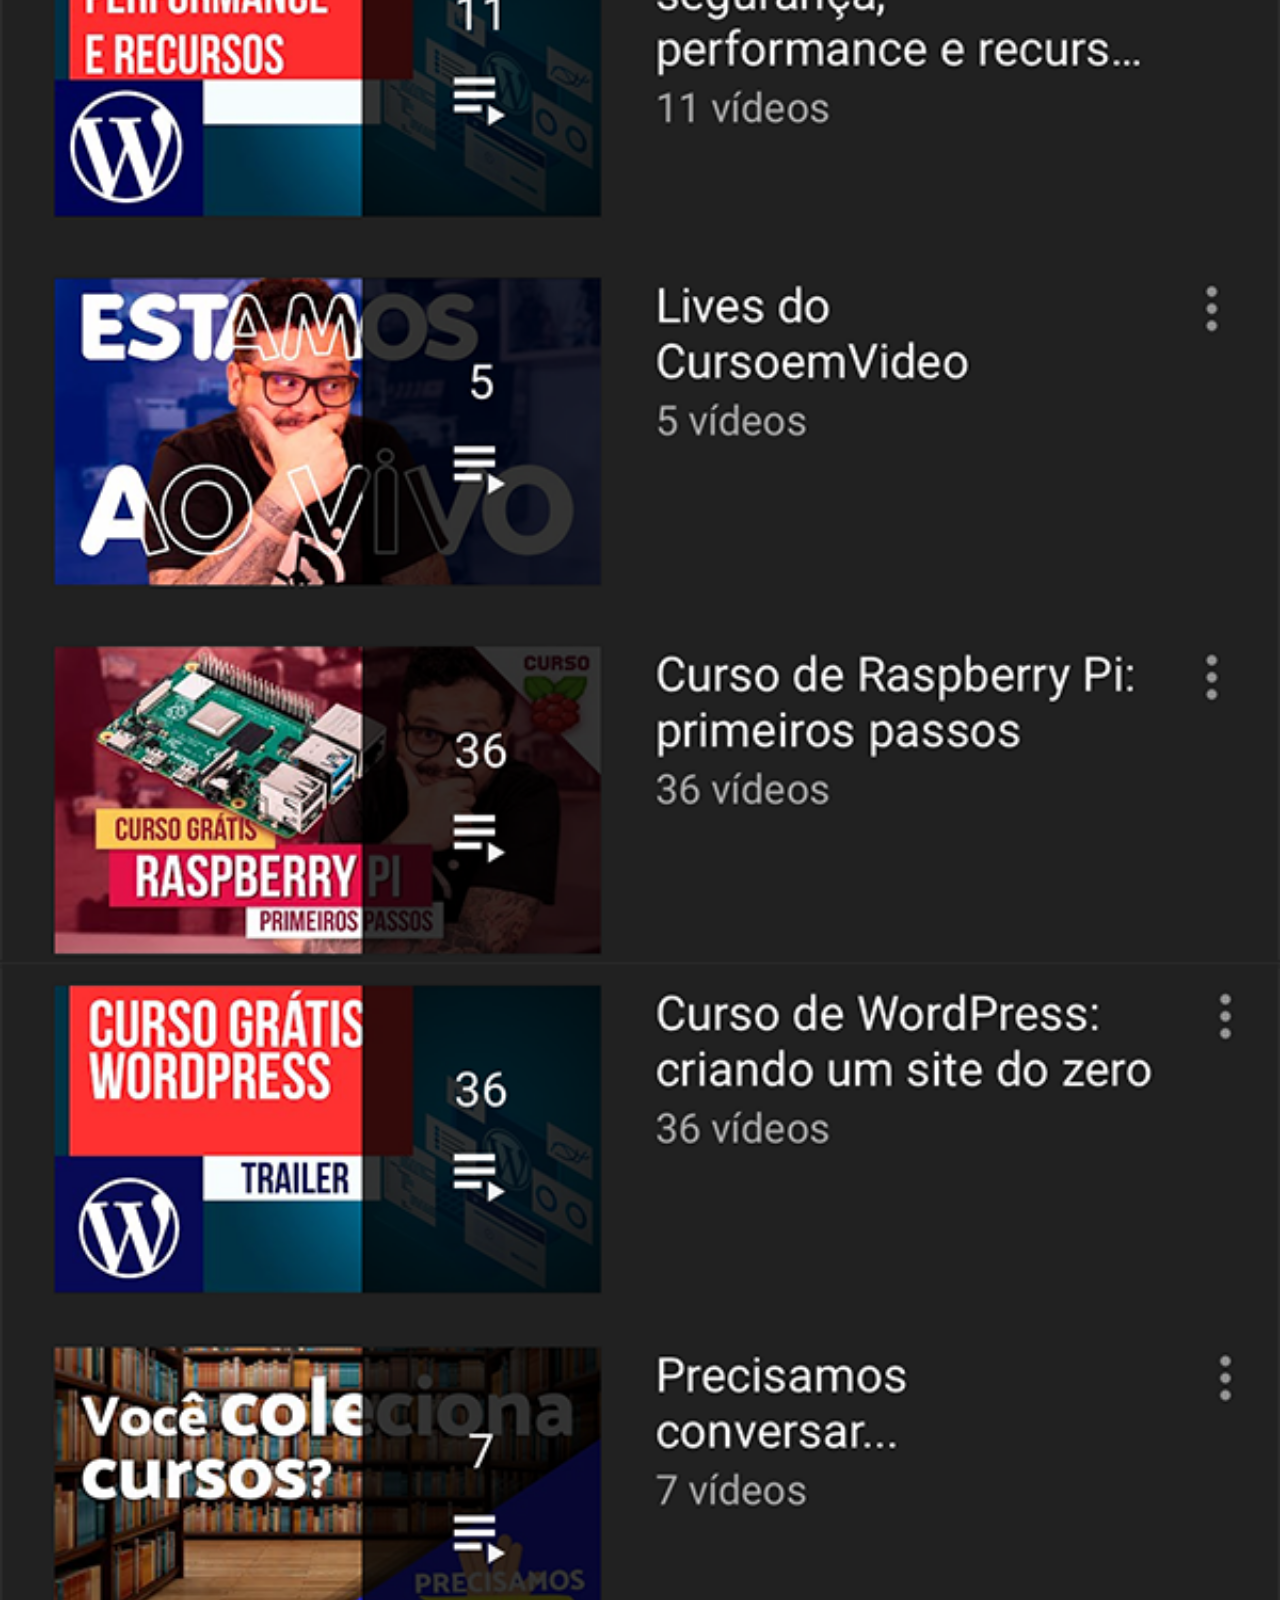
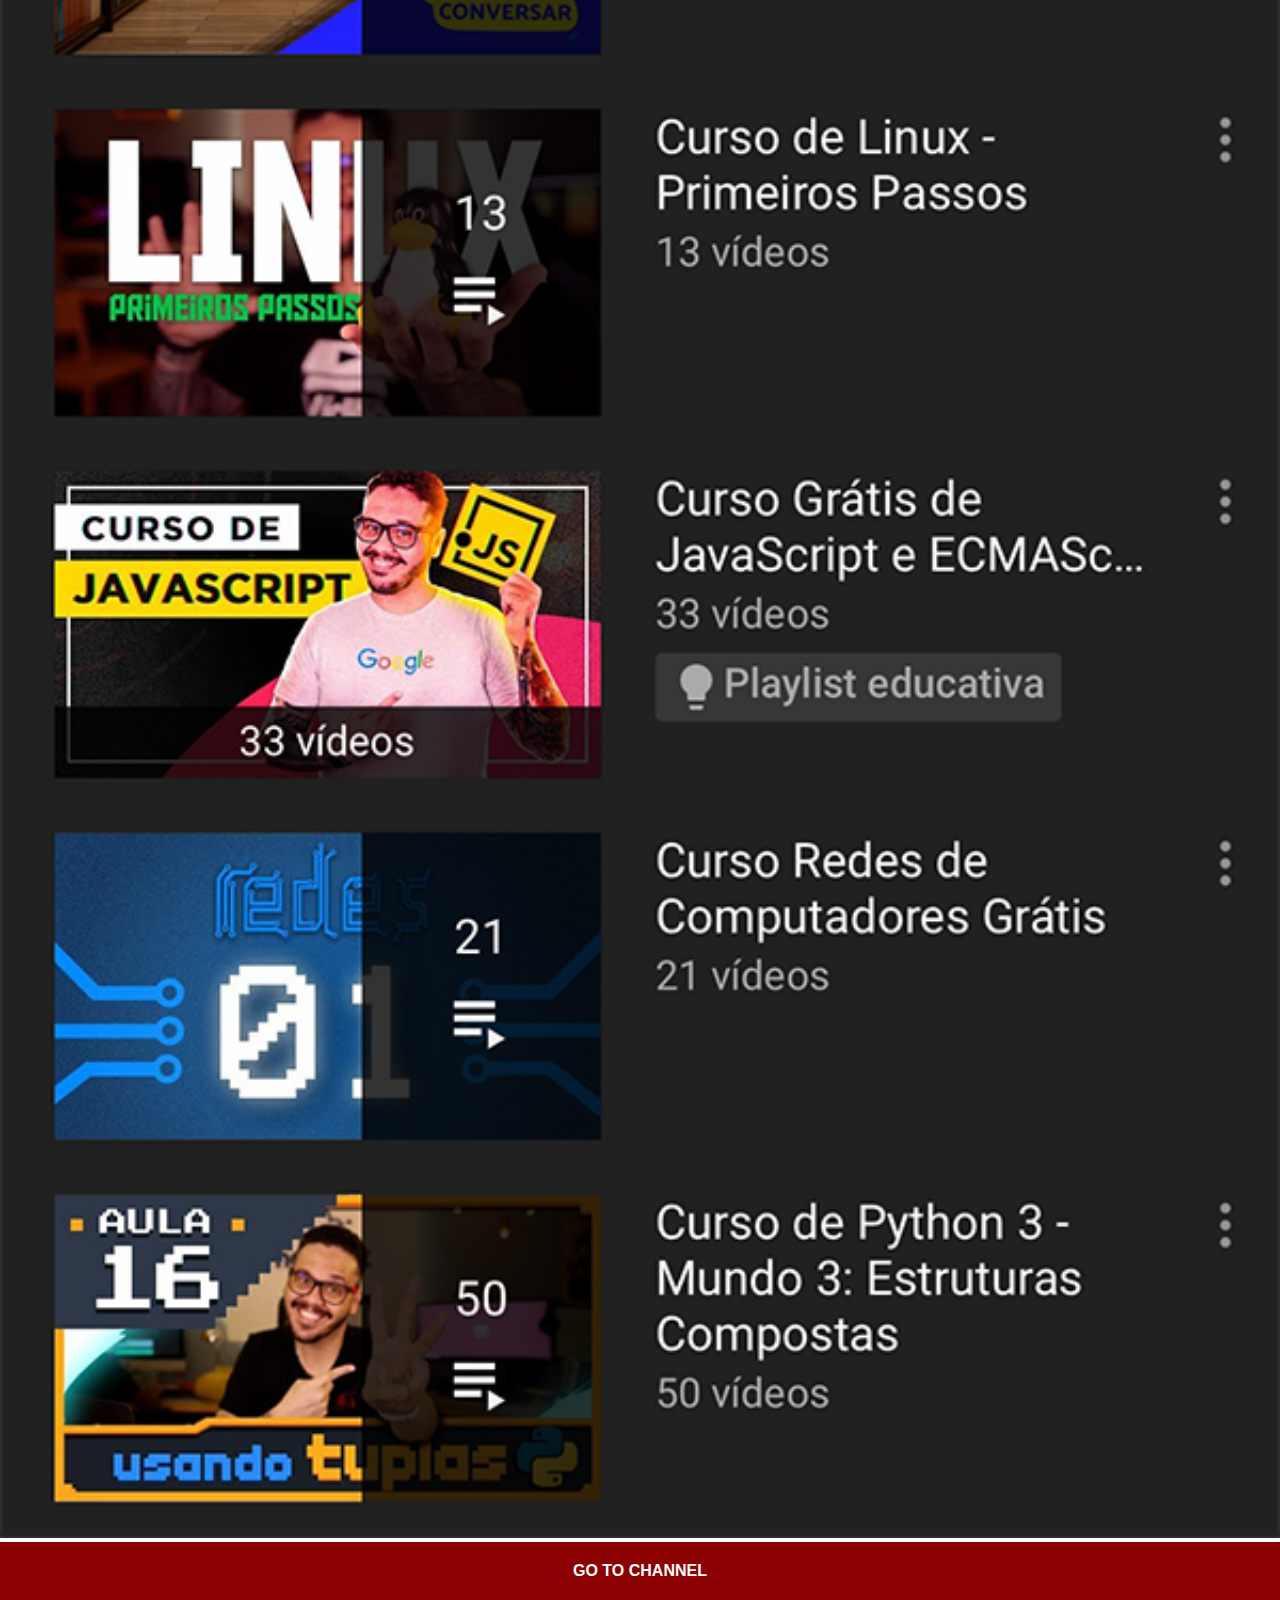
<file: youtube.html>
<!DOCTYPE html>
<html lang="en">
<head>
    <meta charset="UTF-8">
    <meta http-equiv="X-UA-Compatible" content="IE=edge">
    <meta name="viewport" content="width=device-width, initial-scale=1.0">
    <title>Document</title>
    <style>
        
        * {
            margin: 0px;
            padding: 0px;
            font-family: Arial, Helvetica, sans-serif;
        }

        ::-webkit-scrollbar {
            height: 0;
            width: 0;
        }

        img {
            width: 100vw;
            margin-bottom: 0px;
        }

        a {
            margin-top: 0px;
            display: block;
            background-color: darkred;
            color: white;
            padding: 20px;
            text-align: center;
            font-weight: bolder;
            text-decoration: none;
        }

        a:hover {
            background-color: red;
            text-decoration: underline;
        }
    </style>
</head>
<body>
    <img src="imagens/tela-youtube.png" alt="youtube">
    <a href="https://www.youtube.com/c/CursoemV%C3%ADdeo/playlists" target="_blank">GO TO CHANNEL</a>
</body>
</html>
</file>
<file: styles.css>
@charset "UTF-8";

* {
    margin: 0px;
    padding: 0px;
    font-family: -apple-system, BlinkMacSystemFont, 'Segoe UI', Roboto, Oxygen, Ubuntu, Cantarell, 'Open Sans', 'Helvetica Neue', sans-serif;
}

html, body {
    height: 100vh;
    width: 100vw;
    background-color: black;
}
body {
    padding-top: 35px;
    background: url(./imagens/fundo-madeira.jpg) no-repeat top center;
    background-size: cover;
    background-attachment: fixed;
}

main {
    height: 100vh;
    position: relative;
}

section#iphone {
    position: absolute;
    top: 50%;
    left: 50%;
    transform: translate(-50%, -50%);
    height: 627px;
    width: 311px;
    background: url(./imagens/frame-iphone.png);
    background-repeat: no-repeat;
}

iframe#screen {
    position: relative;
    top: 80px;
    left: 22px;
    width: 268px;
    height: 471px;
}

section#socials {
    display: flex;
    justify-content: center;
    flex-direction: row;
    gap: 20px;
}

section#socials img {
    width: 50px;
    border-radius: 50px;
    box-shadow: 2px 2px 5px rgba(0, 0, 0, 0.686);
    box-sizing: border-box;
}

section#socials img:hover {
    border: 2px solid rgba(255, 255, 255, 0.853);
    transform: translate(5px, 5px);
    transition: transform 0.15s, border 0.2s;
    box-shadow: 5px 5px 10px black;
}

footer {
    color: white;
    padding: 10px;
    text-align: center;
}

footer a {
    text-decoration: none;
    font-weight: bolder;
    color: white;
}

footer a:hover {
    text-decoration: underline;
}
</file>
<file: socials.css>
@charset "UTF-8";
        
* {
    margin: 0px;
    padding: 0px;
    font-family: Arial, Helvetica, sans-serif;
}

::-webkit-scrollbar {
    height: 0;
    width: 0;
}

img {
    width: 100vw;
    margin-bottom: 0px;
}

a {
    margin-top: 0px;
    display: block;
    background-color: darkred;
    color: white;
    padding: 20px;
    text-align: center;
    font-weight: bolder;
    text-decoration: none;
}

a:hover {
    background-color: red;
    text-decoration: underline;
}
</file>
